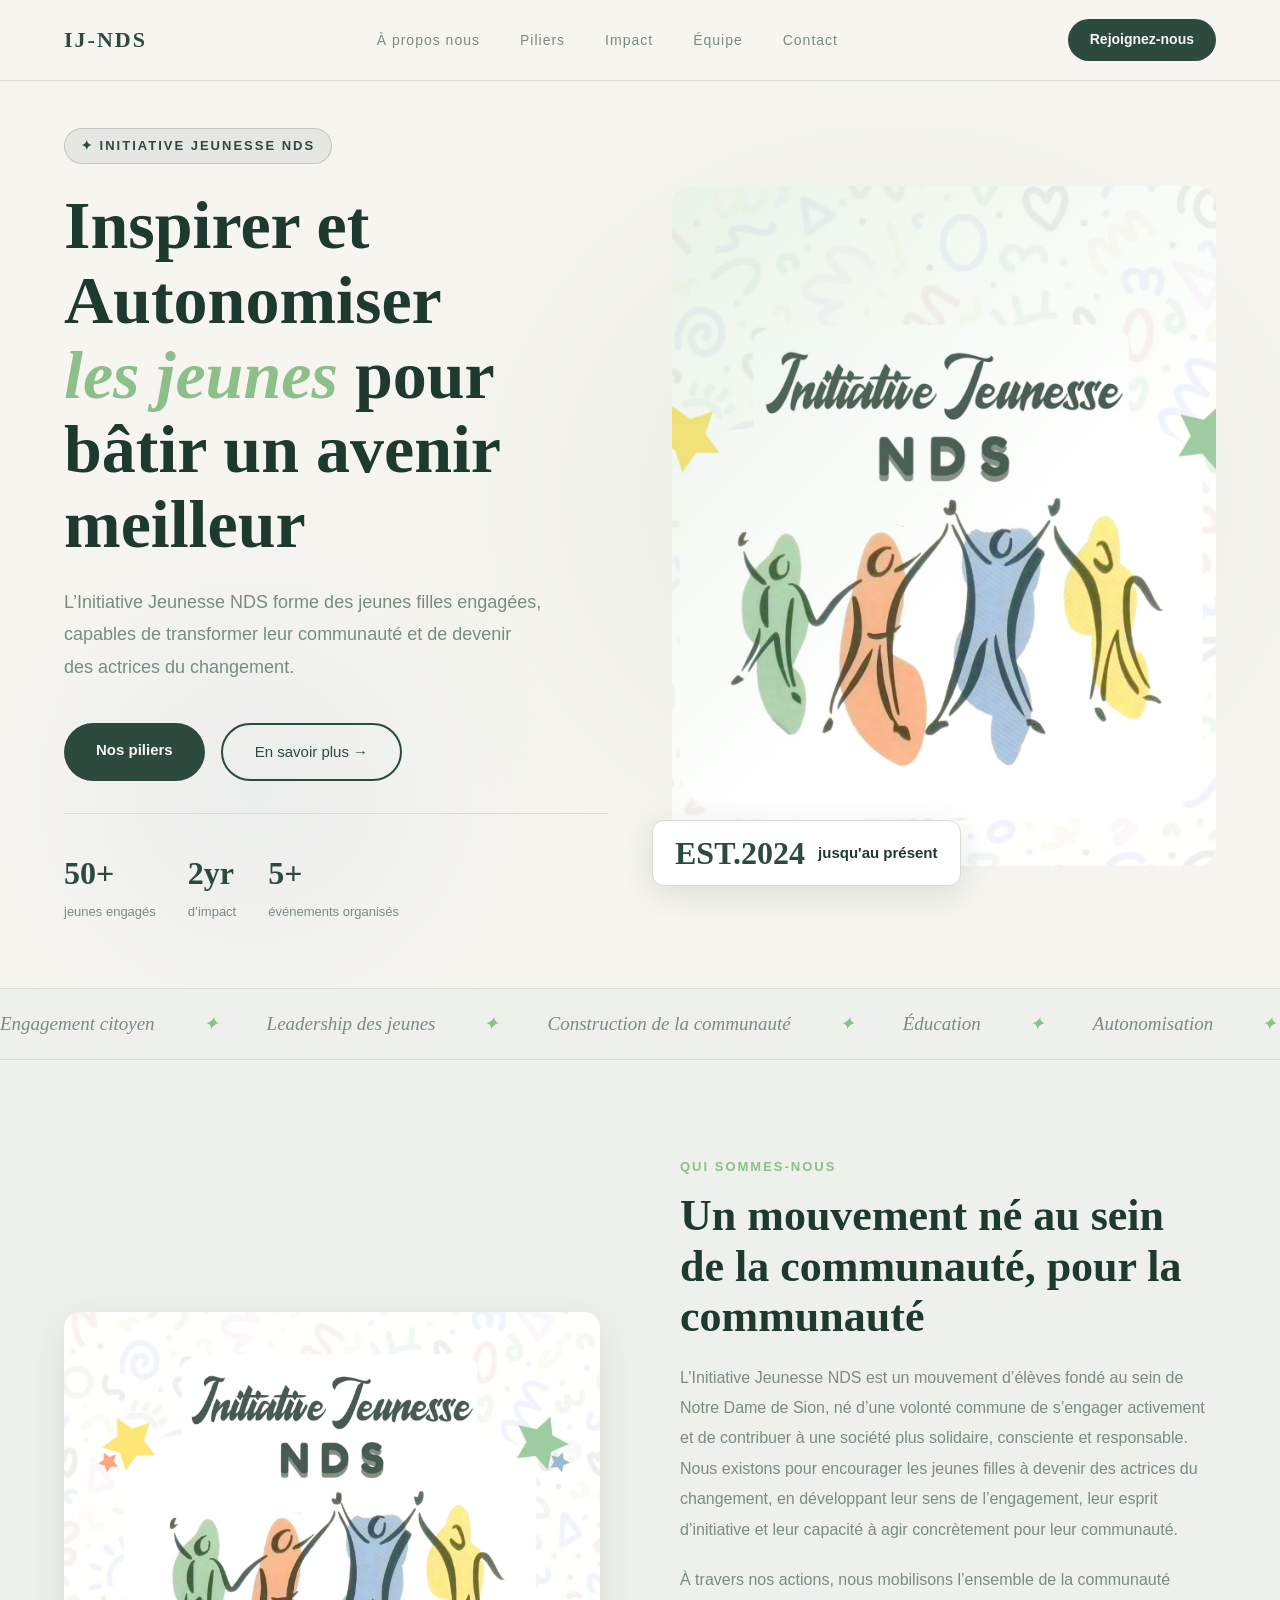
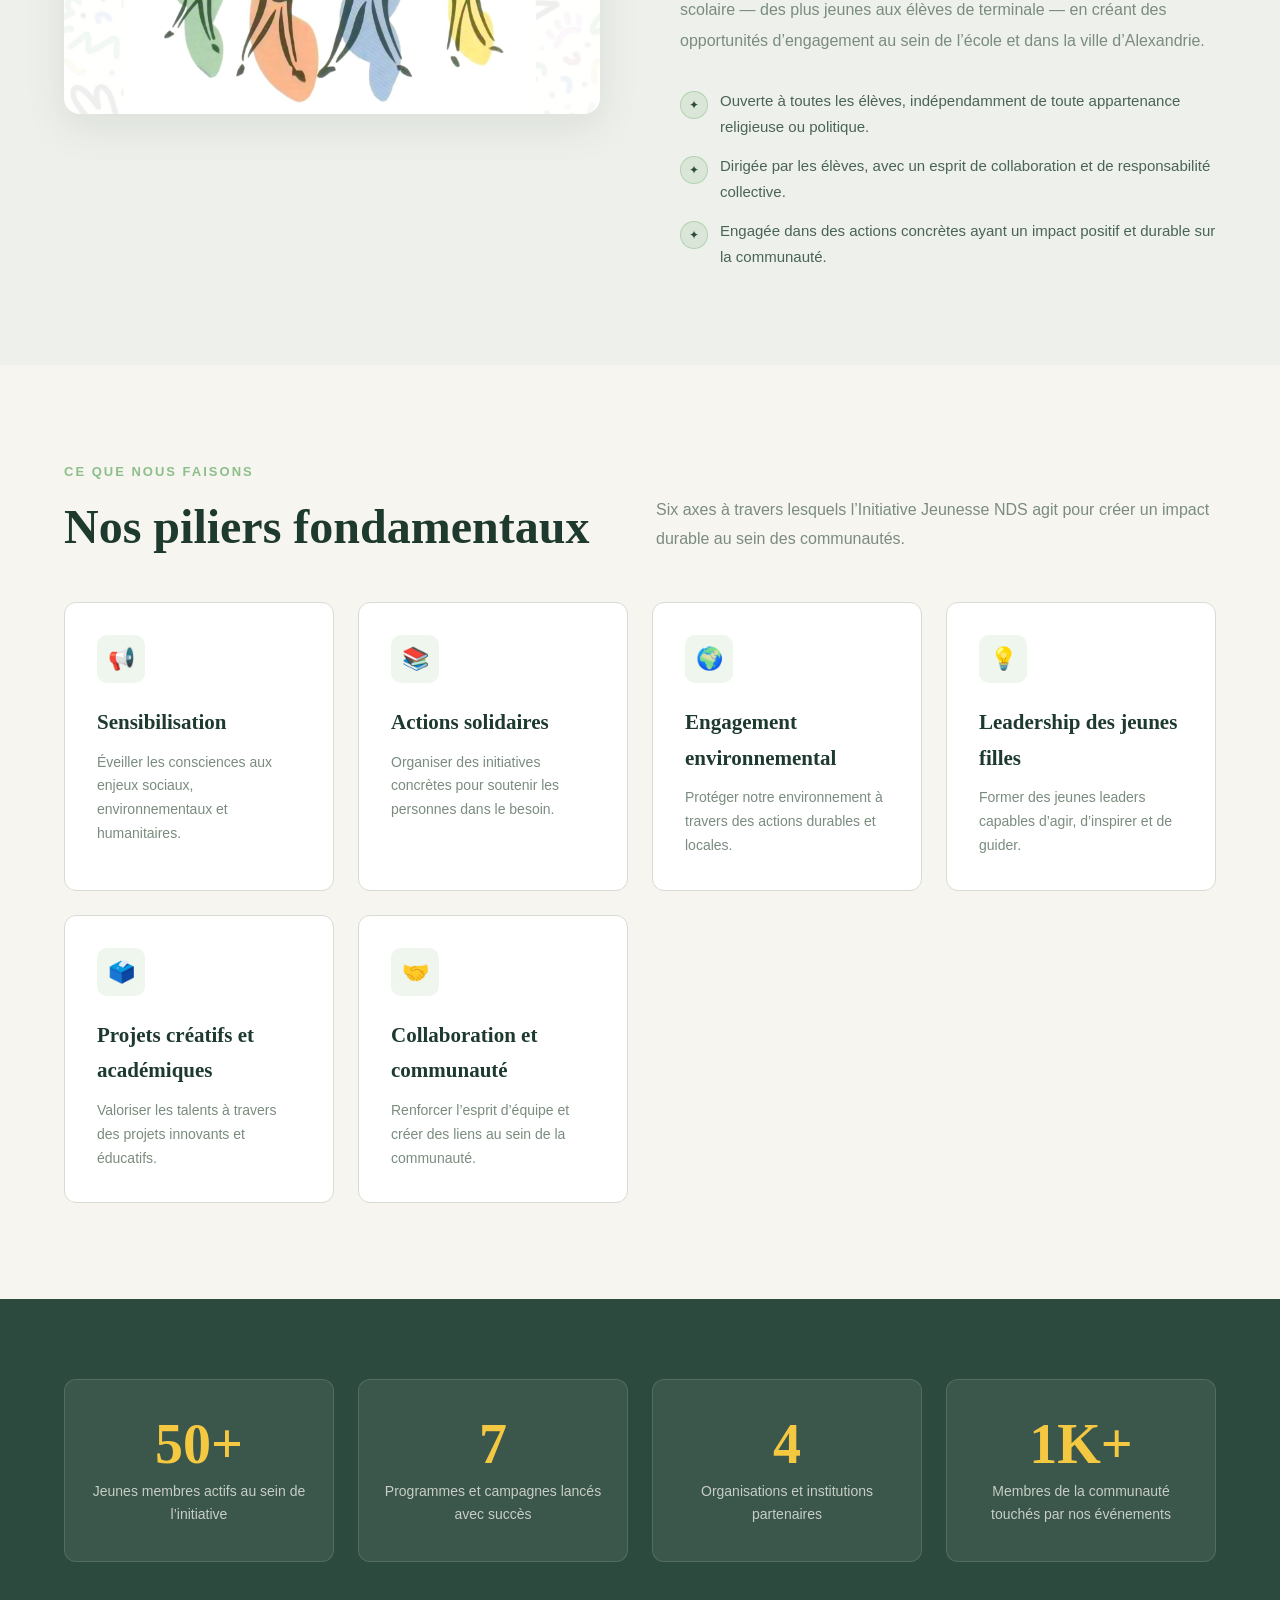
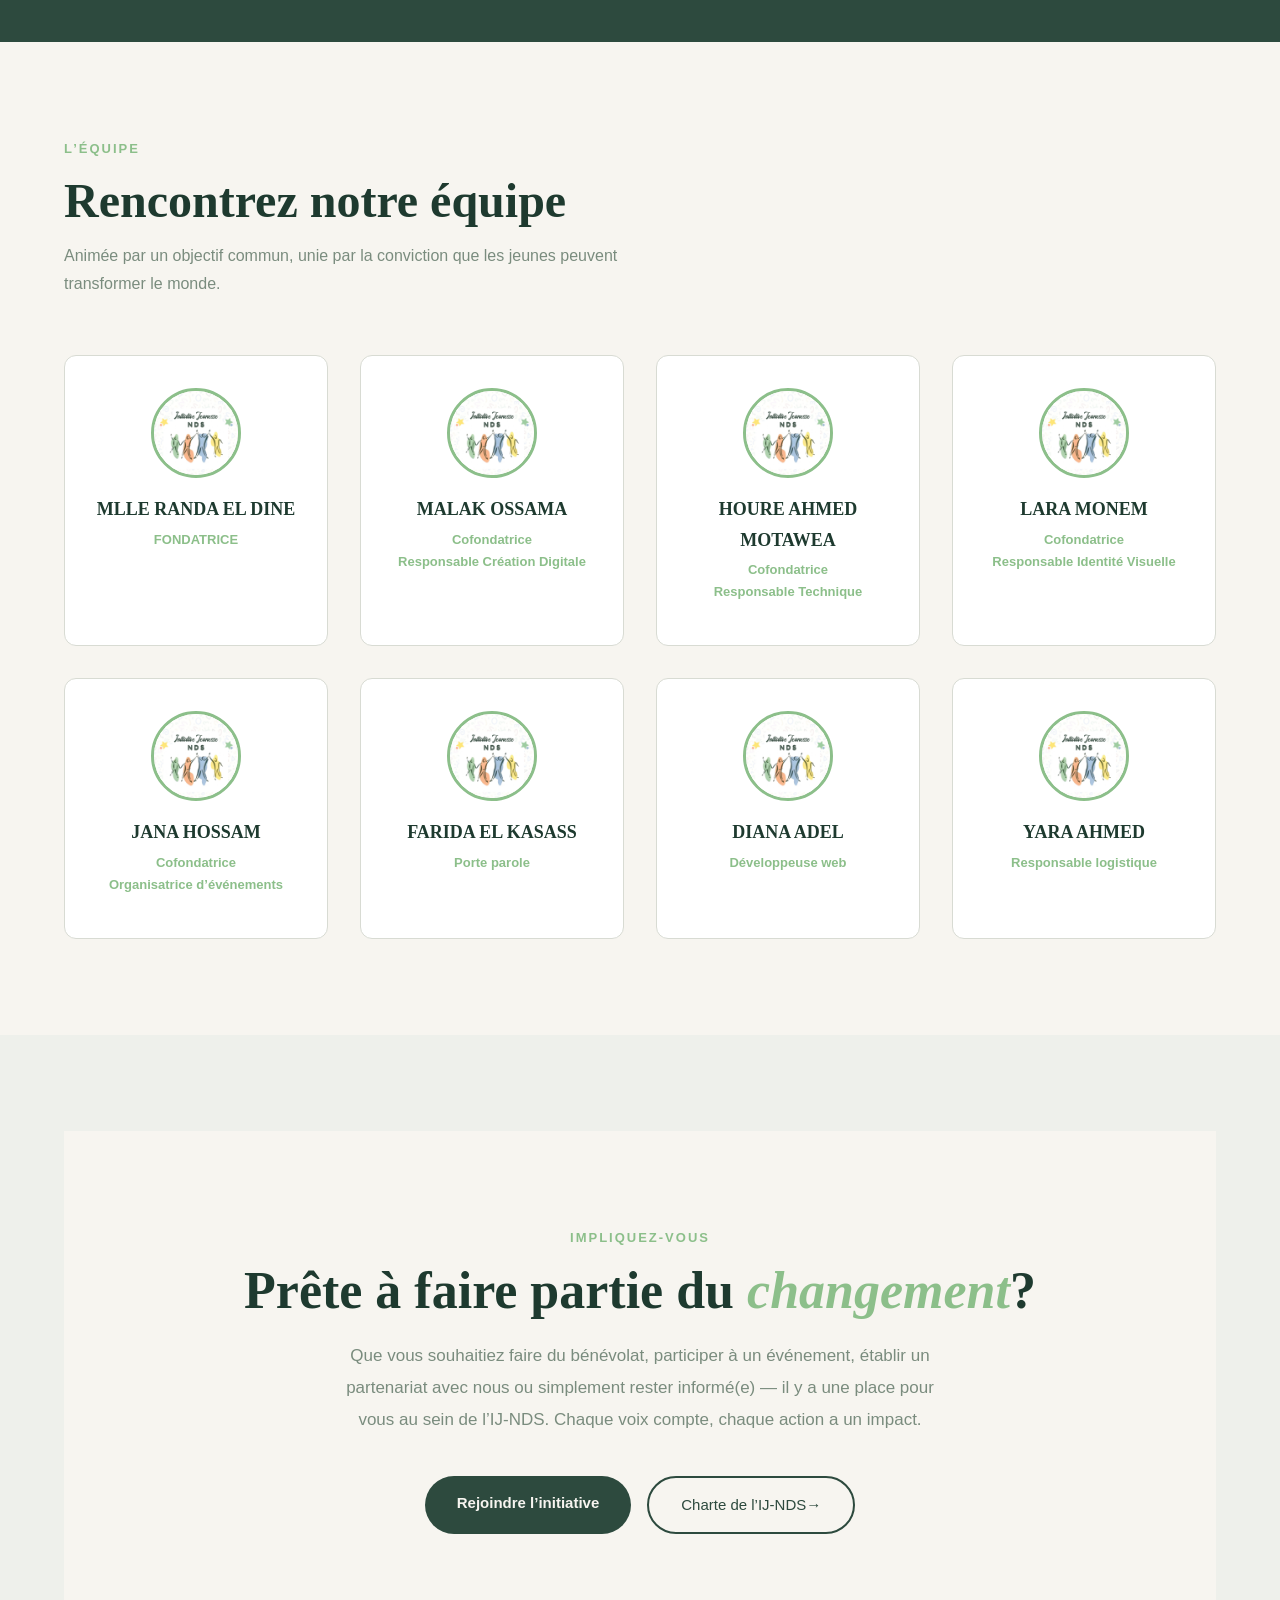
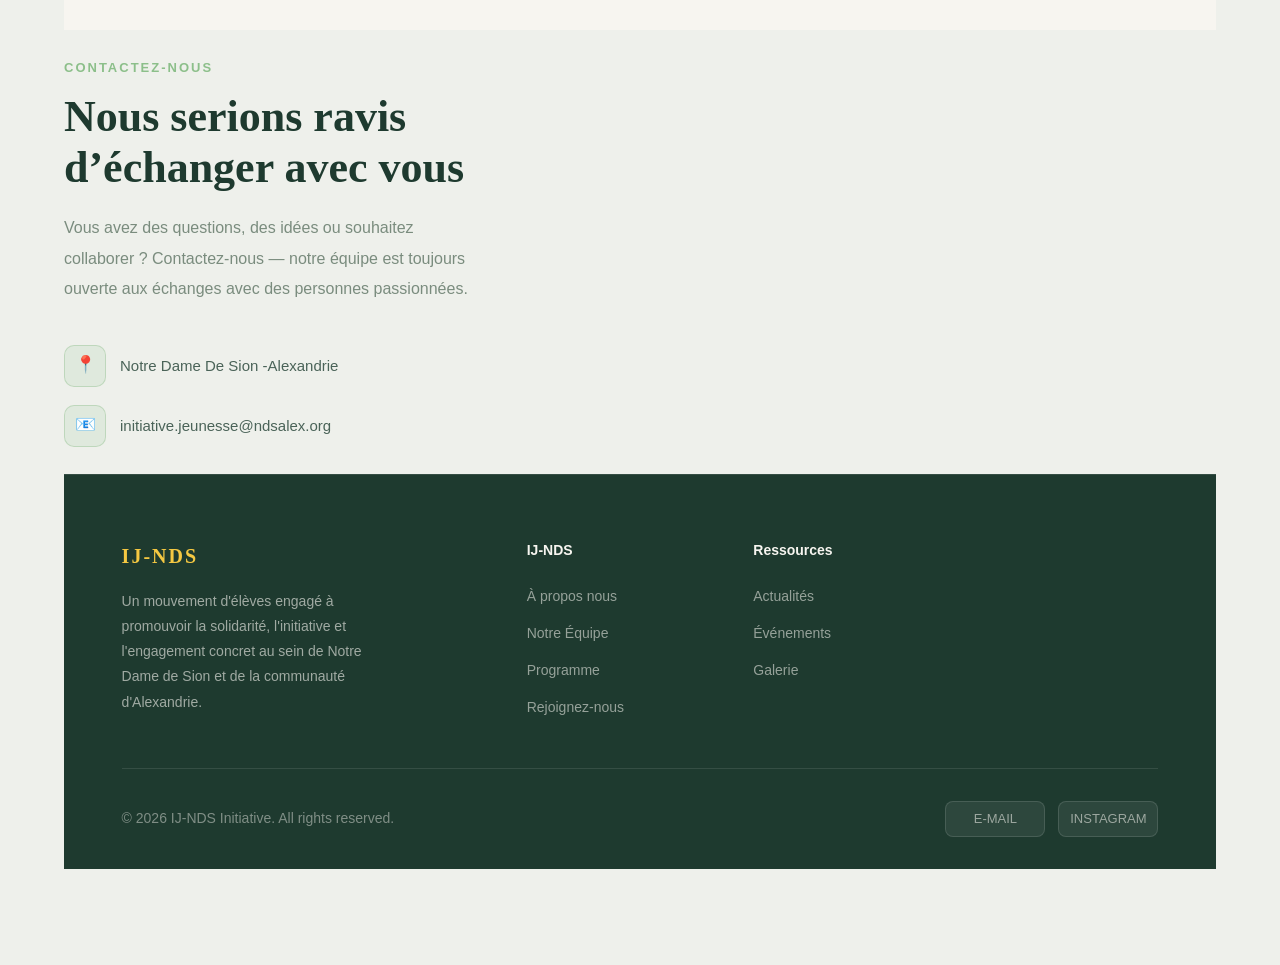
<file: index.html>
<!DOCTYPE html>
<html lang="fr">
<head>
    <meta charset="UTF-8">
    <meta name="viewport" content="width=device-width, initial-scale=1.0">
    <meta http-equiv="X-UA-Compatible" content="ie=edge">
    <meta name="description" content="r">
    <meta name="keywords" content="">
    <meta name="author" content="Houre Ahmed Motawea">
    <title>IJ-NDS</title>
    <link rel="icon" href="intiative jeunesse NDS PFP.jpeg">
    <link rel="stylesheet" href="style.css">
    <script src="script.js" defer ></script>
</head>
<body>
<nav id="navbar">
  <a href="#" class="nav-logo">IJ-NDS</a>
  <ul class="nav-links">
    <li><a href="#about">À propos nous</a></li>
    <li><a href="#pillars">Piliers</a></li>
    <li><a href="#impact">Impact</a></li>
    <li><a href="#team">Équipe</a></li>
    <li><a href="#contact">Contact</a></li>
  </ul>
  <a href="https://forms.gle/TdqCGZ7cHiKkg6Hk6" class="nav-cta">Rejoignez-nous</a>
  <div class="hamburger" id="hamburger">
    <span></span><span></span><span></span>
  </div>
</nav>
<div class="nav-mobile" id="mobileNav">
  <a href="#about">À propos nous</a>
  <a href="#pillars">Piliers</a>
  <a href="#impact">Impact</a>
  <a href="#team">Équipe</a>
  <a href="#contact">Contact</a>
</div>
<section class="hero">
  <div class="hero-grid">
    <div class="hero-content">
      <div class="hero-tag">✦ Initiative jeunesse NDS</div>
      <h1>Inspirer et Autonomiser <br><em>les jeunes</em> pour bâtir un avenir meilleur</h1>
      <p>L’Initiative Jeunesse NDS forme des jeunes filles engagées, capables de transformer leur communauté et de devenir des actrices du changement.</p>
      <div class="hero-btns">
        <a href="#pillars" class="btn-primary">Nos piliers</a>
        <a href="index2.html" target="_blank" class="btn-outline">En savoir plus →</a>
      </div>
      <div class="hero-stats">
        <div class="stat"><span>50+</span><p>jeunes engagés</p></div>
        <div class="stat"><span>2yr</span><p>d’impact</p></div>
        <div class="stat"><span>5+</span><p>événements organisés</p></div>
      </div>
    </div>
        <div class="hero-visual">
      <div class="hero-img-wrap">
        <img src="intiative jeunesse NDS PFP.jpeg" alt="Youth community" />
      </div>
      <div class="hero-badge">
        <div class="num">EST.2024</div>
        <div class="label"><strong>jusqu'au présent</strong></div>
      </div>
    </div>
  </div>
</section>
<div class="marquee-wrap">
  <div class="marquee-track">
    <span>Engagement citoyen</span><span class="dot">✦</span>
    <span>Leadership des jeunes</span><span class="dot">✦</span>
    <span>Construction de la communauté</span><span class="dot">✦</span>
    <span>Éducation</span><span class="dot">✦</span>
    <span>Autonomisation</span><span class="dot">✦</span>
    <span>Impact social</span><span class="dot">✦</span>
    <span>Bénévolat</span><span class="dot">✦</span>
    <span>Innovation</span><span class="dot">✦</span>

    <span>Engagement citoyen</span><span class="dot">✦</span>
    <span>Leadership des jeunes</span><span class="dot">✦</span>
    <span>Construction de la communauté</span><span class="dot">✦</span>
    <span>Éducation</span><span class="dot">✦</span>
    <span>Autonomisation</span><span class="dot">✦</span>
    <span>Impact social</span><span class="dot">✦</span>
    <span>Bénévolat</span><span class="dot">✦</span>
    <span>Innovation</span><span class="dot">✦</span>
  </div>
</div>

<!-- ── ABOUT ── -->
<div class="about-section" id="about">
  <div class="about-inner">
    <div class="about-img reveal">
      <img src="intiative jeunesse NDS PFP.jpeg" alt="About IJ-NDS" />
    </div>
    <div class="about-text reveal">
      <div class="section-label">Qui sommes-nous</div>
      <h2>Un mouvement né au sein de la communauté, pour la communauté</h2>
      <p>L’Initiative Jeunesse NDS est un mouvement d’élèves fondé au sein de Notre Dame de Sion, né d’une volonté commune de s’engager activement et de contribuer à une société plus solidaire, consciente et responsable.
       Nous existons pour encourager les jeunes filles à devenir des actrices du changement, en développant leur sens de l’engagement, leur esprit d’initiative et leur capacité à agir concrètement pour leur communauté.</p>
      <p>À travers nos actions, nous mobilisons l’ensemble de la communauté scolaire — des plus jeunes aux élèves de terminale — en créant des opportunités d’engagement au sein de l’école et dans la ville d’Alexandrie.</p>
      <div class="about-highlights">
        <div class="about-point">
          <div class="dot-icon">✦</div>
          <p>Ouverte à toutes les élèves, indépendamment de toute appartenance religieuse ou politique.</p>
        </div>
        <div class="about-point">
          <div class="dot-icon">✦</div>
          <p>Dirigée par les élèves, avec un esprit de collaboration et de responsabilité collective.</p>
        </div>
        <div class="about-point">
          <div class="dot-icon">✦</div>
          <p>Engagée dans des actions concrètes ayant un impact positif et durable sur la communauté.</p>
        </div>
      </div>
    </div>
  </div>
</div>
<!-- ── PILLARS ── -->
<section id="pillars">
  <div class="section-label">Ce que nous faisons</div>
  <div style="display:flex;justify-content:space-between;align-items:flex-end;flex-wrap:wrap;gap:16px;margin-bottom:48px;">
    <h2 class="section-title" style="margin-bottom:0;">Nos piliers fondamentaux</h2>
    <p class="section-sub" style="margin-bottom:0;">Six axes à travers lesquels l’Initiative Jeunesse NDS agit pour créer un impact durable au sein des communautés.</p>
  </div>
  <div class="pillars-grid reveal">
    <div class="pillar-card">
      <div class="pillar-icon">📢</div>
      <h3>Sensibilisation</h3>
      <p>Éveiller les consciences aux enjeux sociaux, environnementaux et humanitaires.</p>
    </div>
    <div class="pillar-card">
      <div class="pillar-icon">📚</div>
      <h3>Actions solidaires</h3>
      <p>Organiser des initiatives concrètes pour soutenir les personnes dans le besoin.</p>
    </div>
    <div class="pillar-card">
      <div class="pillar-icon">🌍</div>
      <h3>Engagement environnemental</h3>
      <p>Protéger notre environnement à travers des actions durables et locales.</p>
    </div>
    <div class="pillar-card">
      <div class="pillar-icon">💡</div>
      <h3>Leadership des jeunes filles</h3>
      <p>Former des jeunes leaders capables d’agir, d’inspirer et de guider.</p>
    </div>
    <div class="pillar-card">
      <div class="pillar-icon">🗳️</div>
      <h3>Projets créatifs et académiques</h3>
      <p>Valoriser les talents à travers des projets innovants et éducatifs.</p>
    </div>
    <div class="pillar-card">
      <div class="pillar-icon">🤝</div>
      <h3>Collaboration et communauté</h3>
      <p>Renforcer l’esprit d’équipe et créer des liens au sein de la communauté.</p>
    </div>
  </div>
</section>

<!-- ── IMPACT NUMBERS ── -->
<div class="impact-section" id="impact">
  <div class="impact-inner reveal">
    <div class="impact-card">
      <div class="big-num">50+</div>
      <p>Jeunes membres actifs au sein de l’initiative</p>
    </div>
    <div class="impact-card">
      <div class="big-num">7</div>
      <p>Programmes et campagnes lancés avec succès</p>
    </div>
    <div class="impact-card">
      <div class="big-num">4</div>
      <p>Organisations et institutions partenaires</p>
    </div>
    <div class="impact-card">
      <div class="big-num">1K+</div>
      <p>Membres de la communauté touchés par nos événements</p>
    </div>
  </div>
</div>

<!-- ── TEAM ── -->
<section id="team">
  <div class="section-label">L’équipe</div>
  <h2 class="section-title" style="margin-bottom:13px;">Rencontrez notre équipe</h2>
  <p class="section-sub">Animée par un objectif commun, unie par la conviction que les jeunes peuvent transformer le monde.</p>
  <div class="team-grid reveal">
    <div class="team-card">
      <div class="avatar"><img src="intiative jeunesse NDS PFP.jpeg" alt=""/></div>
      <h4>MLLE RANDA EL DINE</h4>
      <span class="role">FONDATRICE</span>
    </div>
    <div class="team-card">
      <div class="avatar"><img src="intiative jeunesse NDS PFP.jpeg" alt=""/></div>
      <h4>MALAK OSSAMA</h4>
      <span class="role">Cofondatrice<br>Responsable Création Digitale</span>
    </div>
    <div class="team-card">
      <div class="avatar"><img src="intiative jeunesse NDS PFP.jpeg" alt=""/></div>
      <h4>HOURE AHMED MOTAWEA</h4>
      <span class="role">Cofondatrice<br>Responsable Technique</span>
    </div>
    <div class="team-card">
      <div class="avatar"><img src="intiative jeunesse NDS PFP.jpeg" alt=""/></div>
      <h4>LARA MONEM</h4>
      <span class="role">Cofondatrice<br>Responsable Identité Visuelle</span>
    </div>
    <div class="team-card">
      <div class="avatar"><img src="intiative jeunesse NDS PFP.jpeg" alt=""/></div>
      <h4>JANA HOSSAM</h4>
      <span class="role">Cofondatrice<br>Organisatrice d’événements</span>
    </div>
    <div class="team-card">
      <div class="avatar"><img src="intiative jeunesse NDS PFP.jpeg" alt=""/></div>
      <h4>FARIDA EL KASASS</h4>
      <span class="role">Porte parole </span>
    </div>
    <div class="team-card">
      <div class="avatar"><img src="intiative jeunesse NDS PFP.jpeg" alt=""/></div>
      <h4>DIANA ADEL</h4>
      <span class="role">Développeuse web</span>
    </div>
    <div class="team-card">
      <div class="avatar"><img src="intiative jeunesse NDS PFP.jpeg" alt=""/></div>
      <h4>YARA AHMED</h4>
      <span class="role">Responsable logistique</span>
    </div>
  </div>
</div>
</section>

<!-- ── CONTACT ── --> <!-- ── JOIN CTA ── -->
<div class="contact-section" id="contact">
  <div class="join-section" id="join">
    <div class="join-inner reveal">
      <div class="section-label">Impliquez-vous</div>
      <h2>Prête à faire partie du <em>changement</em>?</h2>
      <p>Que vous souhaitiez faire du bénévolat, participer à un événement, établir un partenariat avec nous ou simplement rester informé(e) — il y a une place pour vous au sein de l’IJ-NDS. Chaque voix compte, chaque action a un impact.</p>
      <div class="join-btns">
        <a href="https://forms.gle/TdqCGZ7cHiKkg6Hk6" target ="_blank" class="btn-primary">Rejoindre l’initiative</a>
        <a href="Charte Initiative Jeunesse NDS - Notre Dame de Sion.pdf" target ="_blank" class="btn-outline">Charte de l’IJ-NDS→</a>
      </div>
    </div>
  </div>
  <br>

  <div class="contact-inner">
    <div class="contact-info reveal">
      <div class="section-label">Contactez-nous</div>
      <h2>Nous serions ravis d’échanger avec vous</h2>
      <p>Vous avez des questions, des idées ou souhaitez collaborer ? Contactez-nous — notre équipe est toujours ouverte aux échanges avec des personnes passionnées.</p>
      <div class="contact-details">
        <div class="contact-item"><div class="icon">📍</div>Notre Dame De Sion -Alexandrie </div>
        <div class="contact-item"><div class="icon">📧</div>initiative.jeunesse@ndsalex.org</div>
    </div> 
    </div>
    </div>
  <br> 
<footer>
  <div class="footer-inner">
    <div class="footer-grid">
      <div class="footer-brand">
        <a href="#" class="nav-logo">IJ-NDS</a>
        <p>Un mouvement d'élèves engagé à promouvoir la solidarité, l'initiative et l'engagement concret au sein de Notre Dame de Sion et de la communauté d'Alexandrie.</p>
      </div>
      <div class="footer-col">
        <h5>IJ-NDS</h5>
        <ul>
          <li><a href="#about">À propos nous</a></li>
          <li><a href="#team">Notre Équipe</a></li>
          <li><a href="#pillars">Programme</a></li>
          <li><a href="#contact">Rejoignez-nous</a></li>
        </ul>
      </div>
      <div class="footer-col">
        <h5>Ressources</h5>
        <ul>
          <li><a href="index2.html" target="_blank">Actualités</a></li>
          <li><a href="index2.html" target="_blank">Événements</a></li>
          <li><a href="index2.html"target="_blank">Galerie</a></li>
        </ul>
      </div>
        
      </div> 
      <div class="footer-bottom">
        <p>© 2026 IJ-NDS Initiative. All rights reserved.</p>
        <div class="footer-social">
          <a href="mailto:initiative.jeunesse@ndsalex.org" target ="_blank">E-MAIL</a>
          <a href="https://www.instagram.com/initiative.jeunesse.nds?igsh=MXE1NGcwMHpoZjU5Mw==" target ="_blank">INSTAGRAM</a>
      </div>
    </div>
  </div>
</footer> 
</body>
</html>
</file>
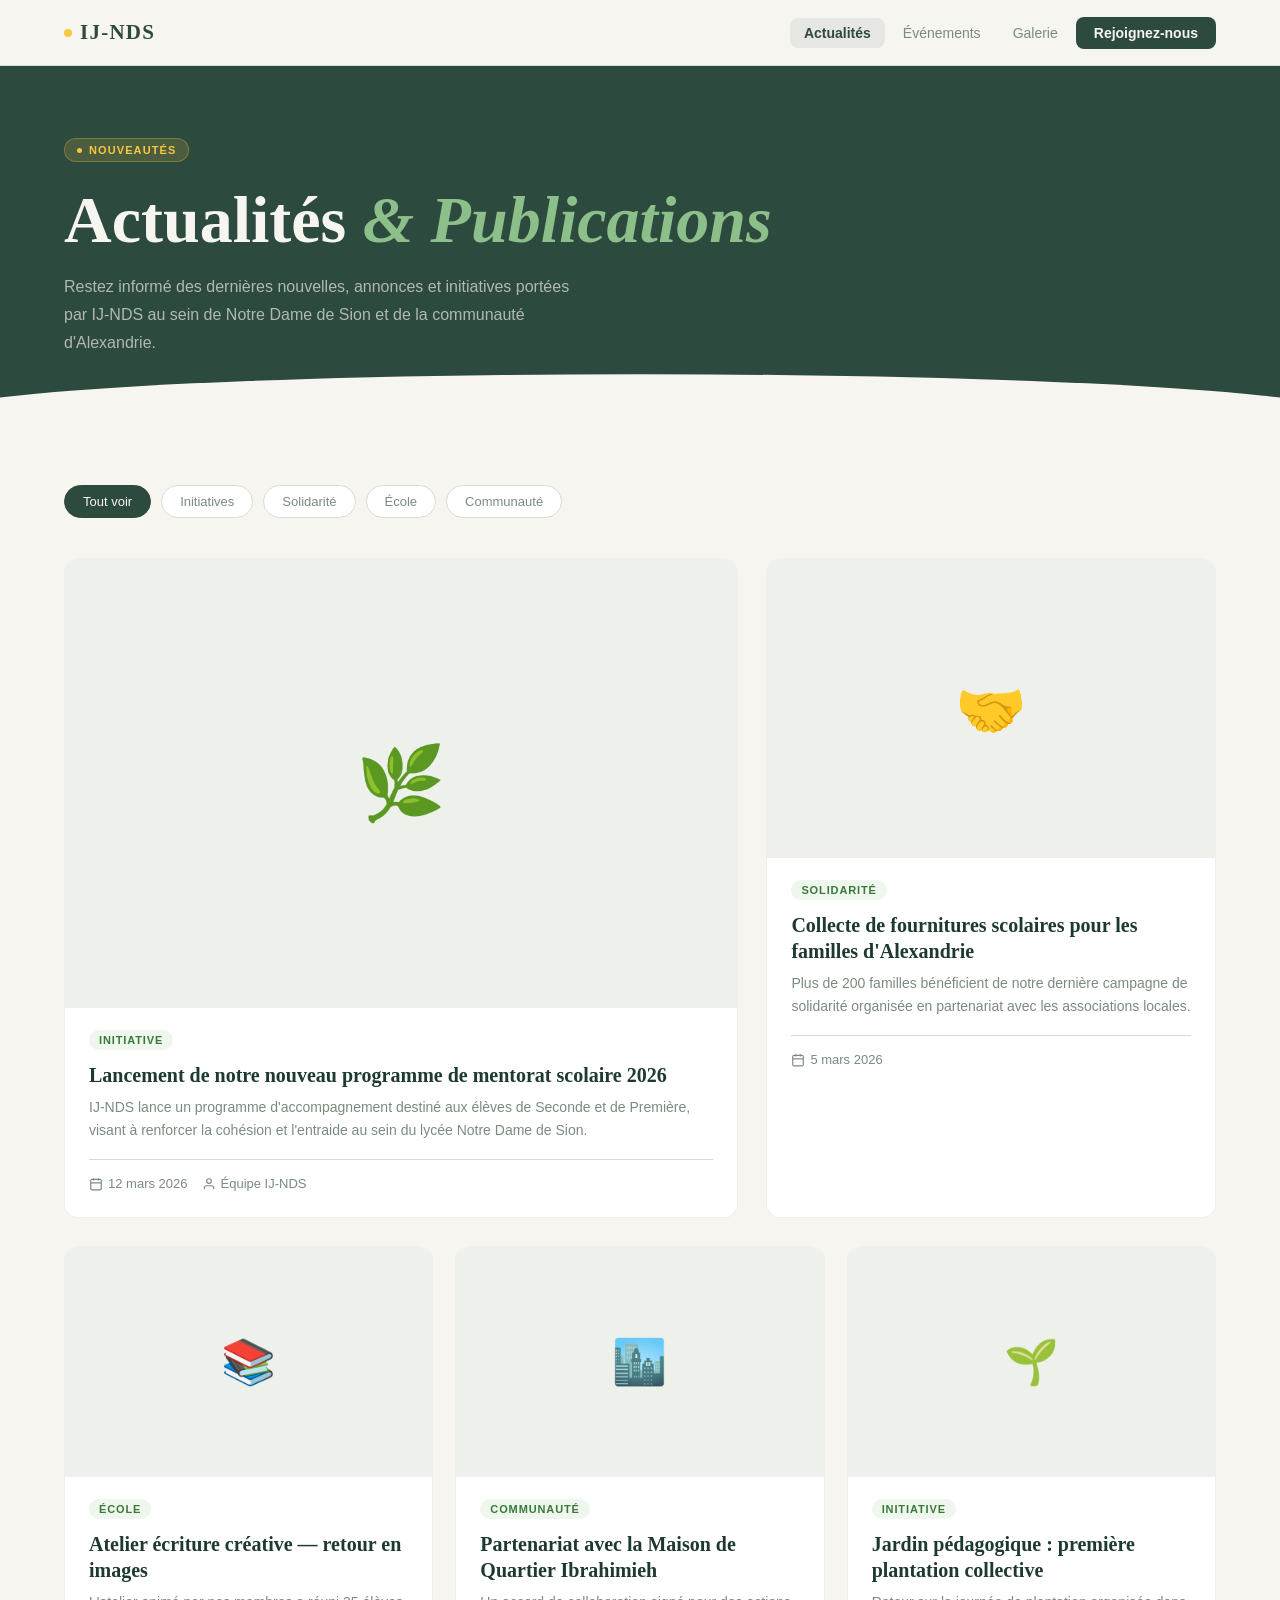
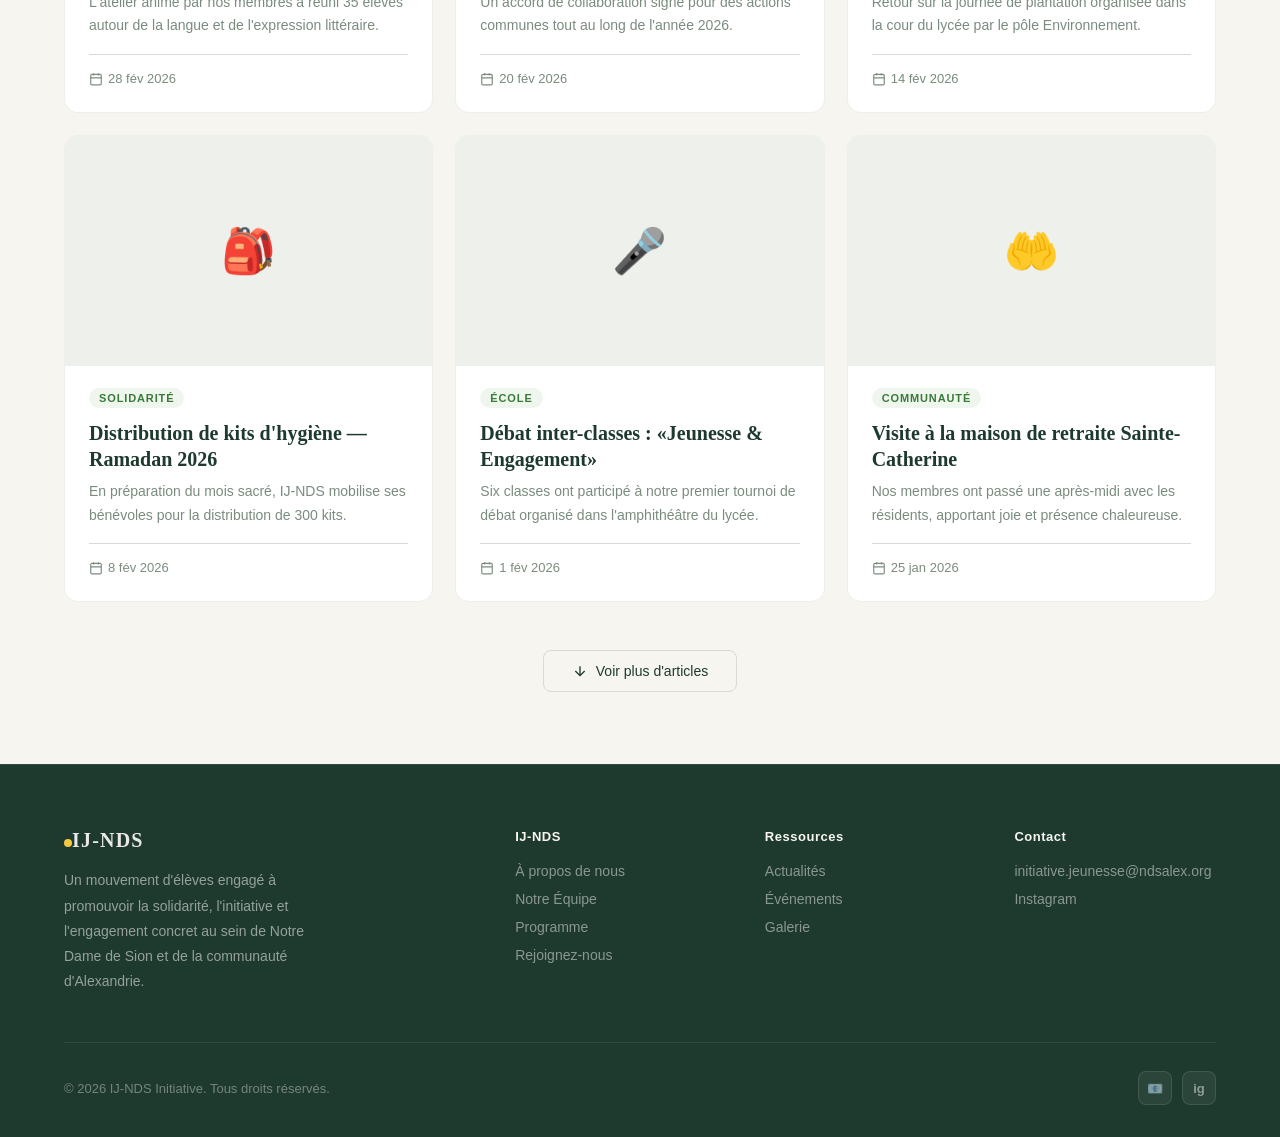
<file: index2.html>
<!doctype html>
<html lang="fr">
  <head>
    <meta charset="UTF-8" />
    <meta name="viewport" content="width=device-width, initial-scale=1.0" />
    <meta http-equiv="X-UA-Compatible" content="ie=edge" />
    <meta name="description" content="r" />
    <meta name="keywords" content="" />
    <meta name="author" content="Houre Ahmed Motawea" />
    <title>IJ-NDS Actualités</title>
    <link rel="icon" href="intiative jeunesse NDS PFP.jpeg" />
    <link rel="stylesheet" href="style2.css" />
    <script src="script2.js" defer></script>
  </head>
  <body>
    <nav id="main-nav">
      <a
        href="#"
        class="nav-logo"
        onclick="
          showPage('events');
          return false;
        "
        >IJ-NDS</a
      >
      <ul class="nav-links">
        <li>
          <a
            href="#"
            id="nav-news"
            onclick="
              showPage('news');
              return false;
            "
            class="active"
            >Actualités</a
          >
        </li>
        <li>
          <a
            href="#"
            id="nav-events"
            onclick="
              showPage('events');
              return false;
            "
            >Événements</a
          >
        </li>
        <li>
          <a
            href="#"
            id="nav-gallery"
            onclick="
              showPage('gallery');
              return false;">
              Galerie</a>
        </li>
        <li>
          <a href="https://forms.gle/TdqCGZ7cHiKkg6Hk6" class="nav-cta">
            Rejoignez-nous</a>
        </li>
      </ul>
    </nav>
    <div class="page active" id="page-news">
      <div class="page-hero">
        <div class="page-hero-inner">
          <div class="pill"><span></span>Nouveautés</div>
          <h1>Actualités <em>&amp; Publications</em></h1>
          <p>
            Restez informé des dernières nouvelles, annonces et initiatives
            portées par IJ-NDS au sein de Notre Dame de Sion et de la communauté
            d'Alexandrie.
          </p>
        </div>
      </div>
      <div class="section">
        <div class="inner">
          <div class="filter-bar fade-up d1">
            <button
              class="filter-pill active"
              onclick="filterNews(this, 'all')"
            >
              Tout voir
            </button>
            <button
              class="filter-pill"
              onclick="filterNews(this, 'initiative')"
            >
              Initiatives
            </button>
            <button
              class="filter-pill"
              onclick="filterNews(this, 'solidarity')"
            >
              Solidarité
            </button>
            <button class="filter-pill" onclick="filterNews(this, 'school')">
              École
            </button>
            <button class="filter-pill" onclick="filterNews(this, 'community')">
              Communauté
            </button>
          </div>
          <div class="news-featured-grid" id="news-featured">
            <div class="card fade-up d2" data-cat="initiative">
              <div class="card-thumb" style="font-size: 72px">🌿</div>
              <div class="card-body">
                <span class="card-tag tag-news">Initiative</span>
                <h3>
                  Lancement de notre nouveau programme de mentorat scolaire 2026
                </h3>
                <p>
                  IJ-NDS lance un programme d'accompagnement destiné aux élèves
                  de Seconde et de Première, visant à renforcer la cohésion et
                  l'entraide au sein du lycée Notre Dame de Sion.
                </p>
                <div class="card-meta">
                  <span>
                    <svg
                      viewBox="0 0 24 24"
                      fill="none"
                      stroke="currentColor"
                      stroke-width="2"
                    >
                      <rect x="3" y="4" width="18" height="18" rx="2" />
                      <line x1="16" y1="2" x2="16" y2="6" />
                      <line x1="8" y1="2" x2="8" y2="6" />
                      <line x1="3" y1="10" x2="21" y2="10" />
                    </svg>
                    12 mars 2026
                  </span>
                  <span>
                    <svg
                      viewBox="0 0 24 24"
                      fill="none"
                      stroke="currentColor"
                      stroke-width="2"
                    >
                      <path d="M20 21v-2a4 4 0 0 0-4-4H8a4 4 0 0 0-4 4v2" />
                      <circle cx="12" cy="7" r="4" />
                    </svg>
                    Équipe IJ-NDS
                  </span>
                </div>
              </div>
            </div>
            <div class="card fade-up d3" data-cat="solidarity">
              <div class="card-thumb" style="font-size: 56px">🤝</div>
              <div class="card-body">
                <span class="card-tag tag-news">Solidarité</span>
                <h3>
                  Collecte de fournitures scolaires pour les familles
                  d'Alexandrie
                </h3>
                <p>
                  Plus de 200 familles bénéficient de notre dernière campagne de
                  solidarité organisée en partenariat avec les associations
                  locales.
                </p>
                <div class="card-meta">
                  <span>
                    <svg
                      viewBox="0 0 24 24"
                      fill="none"
                      stroke="currentColor"
                      stroke-width="2"
                    >
                      <rect x="3" y="4" width="18" height="18" rx="2" />
                      <line x1="16" y1="2" x2="16" y2="6" />
                      <line x1="8" y1="2" x2="8" y2="6" />
                      <line x1="3" y1="10" x2="21" y2="10" />
                    </svg>
                    5 mars 2026
                  </span>
                </div>
              </div>
            </div>
          </div>
          <div class="news-secondary-grid" id="news-grid">
            <div class="card fade-up d2" data-cat="school">
              <div
                class="card-thumb"
                style="min-height: 160px; font-size: 44px"
              >
                📚
              </div>
              <div class="card-body">
                <span class="card-tag tag-news">École</span>
                <h3>Atelier écriture créative — retour en images</h3>
                <p>
                  L'atelier animé par nos membres a réuni 35 élèves autour de la
                  langue et de l'expression littéraire.
                </p>
                <div class="card-meta">
                  <span
                    ><svg
                      viewBox="0 0 24 24"
                      fill="none"
                      stroke="currentColor"
                      stroke-width="2"
                    >
                      <rect x="3" y="4" width="18" height="18" rx="2" />
                      <line x1="16" y1="2" x2="16" y2="6" />
                      <line x1="8" y1="2" x2="8" y2="6" />
                      <line x1="3" y1="10" x2="21" y2="10" /></svg
                    >28 fév 2026</span
                  >
                </div>
              </div>
            </div>
            <div class="card fade-up d3" data-cat="community">
              <div
                class="card-thumb"
                style="min-height: 160px; font-size: 44px"
              >
                🏙️
              </div>
              <div class="card-body">
                <span class="card-tag tag-news">Communauté</span>
                <h3>Partenariat avec la Maison de Quartier Ibrahimieh</h3>
                <p>
                  Un accord de collaboration signé pour des actions communes
                  tout au long de l'année 2026.
                </p>
                <div class="card-meta">
                  <span
                    ><svg
                      viewBox="0 0 24 24"
                      fill="none"
                      stroke="currentColor"
                      stroke-width="2"
                    >
                      <rect x="3" y="4" width="18" height="18" rx="2" />
                      <line x1="16" y1="2" x2="16" y2="6" />
                      <line x1="8" y1="2" x2="8" y2="6" />
                      <line x1="3" y1="10" x2="21" y2="10" /></svg
                    >20 fév 2026</span
                  >
                </div>
              </div>
            </div>
            <div class="card fade-up d4" data-cat="initiative">
              <div
                class="card-thumb"
                style="min-height: 160px; font-size: 44px"
              >
                🌱
              </div>
              <div class="card-body">
                <span class="card-tag tag-news">Initiative</span>
                <h3>Jardin pédagogique : première plantation collective</h3>
                <p>
                  Retour sur la journée de plantation organisée dans la cour du
                  lycée par le pôle Environnement.
                </p>
                <div class="card-meta">
                  <span
                    ><svg
                      viewBox="0 0 24 24"
                      fill="none"
                      stroke="currentColor"
                      stroke-width="2"
                    >
                      <rect x="3" y="4" width="18" height="18" rx="2" />
                      <line x1="16" y1="2" x2="16" y2="6" />
                      <line x1="8" y1="2" x2="8" y2="6" />
                      <line x1="3" y1="10" x2="21" y2="10" /></svg
                    >14 fév 2026</span
                  >
                </div>
              </div>
            </div>
            <div class="card fade-up d2" data-cat="solidarity">
              <div
                class="card-thumb"
                style="min-height: 160px; font-size: 44px"
              >
                🎒
              </div>
              <div class="card-body">
                <span class="card-tag tag-news">Solidarité</span>
                <h3>Distribution de kits d'hygiène — Ramadan 2026</h3>
                <p>
                  En préparation du mois sacré, IJ-NDS mobilise ses bénévoles
                  pour la distribution de 300 kits.
                </p>
                <div class="card-meta">
                  <span
                    ><svg
                      viewBox="0 0 24 24"
                      fill="none"
                      stroke="currentColor"
                      stroke-width="2"
                    >
                      <rect x="3" y="4" width="18" height="18" rx="2" />
                      <line x1="16" y1="2" x2="16" y2="6" />
                      <line x1="8" y1="2" x2="8" y2="6" />
                      <line x1="3" y1="10" x2="21" y2="10" /></svg
                    >8 fév 2026</span
                  >
                </div>
              </div>
            </div>
            <div class="card fade-up d3" data-cat="school">
              <div
                class="card-thumb"
                style="min-height: 160px; font-size: 44px"
              >
                🎤
              </div>
              <div class="card-body">
                <span class="card-tag tag-news">École</span>
                <h3>Débat inter-classes : «Jeunesse &amp; Engagement»</h3>
                <p>
                  Six classes ont participé à notre premier tournoi de débat
                  organisé dans l'amphithéâtre du lycée.
                </p>
                <div class="card-meta">
                  <span
                    ><svg
                      viewBox="0 0 24 24"
                      fill="none"
                      stroke="currentColor"
                      stroke-width="2"
                    >
                      <rect x="3" y="4" width="18" height="18" rx="2" />
                      <line x1="16" y1="2" x2="16" y2="6" />
                      <line x1="8" y1="2" x2="8" y2="6" />
                      <line x1="3" y1="10" x2="21" y2="10" /></svg
                    >1 fév 2026</span
                  >
                </div>
              </div>
            </div>
            <div class="card fade-up d4" data-cat="community">
              <div
                class="card-thumb"
                style="min-height: 160px; font-size: 44px"
              >
                🤲
              </div>
              <div class="card-body">
                <span class="card-tag tag-news">Communauté</span>
                <h3>Visite à la maison de retraite Sainte-Catherine</h3>
                <p>
                  Nos membres ont passé une après-midi avec les résidents,
                  apportant joie et présence chaleureuse.
                </p>
                <div class="card-meta">
                  <span
                    ><svg
                      viewBox="0 0 24 24"
                      fill="none"
                      stroke="currentColor"
                      stroke-width="2"
                    >
                      <rect x="3" y="4" width="18" height="18" rx="2" />
                      <line x1="16" y1="2" x2="16" y2="6" />
                      <line x1="8" y1="2" x2="8" y2="6" />
                      <line x1="3" y1="10" x2="21" y2="10" /></svg
                    >25 jan 2026</span
                  >
                </div>
              </div>
            </div>
          </div>
          <div class="news-load-more">
            <button class="btn-outline" onclick="loadMoreNews()">
              <svg
                width="16"
                height="16"
                viewBox="0 0 24 24"
                fill="none"
                stroke="currentColor"
                stroke-width="2"
              >
                <path d="M12 5v14M5 12l7 7 7-7" />
              </svg>
              Voir plus d'articles
            </button>
          </div>
        </div>
      </div>
    </div>
    <div class="page" id="page-events">
      <div class="page-hero">
        <div class="page-hero-inner">
          <div class="pill"><span></span>Agenda</div>
          <h1>Nos <em>Événements</em></h1>
          <p>
            Découvrez tous les événements à venir organisés par IJ-NDS —
            ateliers, conférences, journées solidaires et rencontres
            communautaires.
          </p>
        </div>
      </div>
      <div class="section">
        <div class="inner">
          <div class="events-layout">
            <div>
              <div class="section-head">
                <div class="eyebrow">À venir</div>
                <h2>Prochains événements</h2>
                <p>
                  Inscrivez-vous et participez à nos actions tout au long de
                  l'année.
                </p>
                <br /><br />
                <h2>Attendez nos prochains événements....</h2>
                <p>
                  Retrouvez nos actualités et événements en exclusivité sur
                  Instagram!!
                </p>
              </div>
            </div>
          </div>
        </div>
      </div>
    </div>
    <div class="page" id="page-gallery">
      <div class="page-hero">
        <div class="page-hero-inner">
          <div class="pill"><span></span>Photos & Moments</div>
          <h1>Notre <em>Galerie</em></h1>
          <p>Retrouvez les meilleurs souvenirs de nos événements...</p>
        </div>
      </div>
      <div class="section">
        <div class="inner">
          <div class="gallery-tabs fade-up d1">
            <button
              class="gallery-tab active"
              onclick="filterGallery(this, 'all')"
            >
              Tout <span class="count">18</span>
            </button>
          </div>
          <div class="gallery-masonry" id="gallery-masonry"></div>
        </div>
      </div>
    </div>
    <footer>
      <div class="footer-inner">
        <div class="footer-grid">
          <div class="footer-brand">
            <a
              href="#"
              class="nav-logo"
              onclick="
                showPage('news');
                return false;
              "
              >IJ-NDS</a
            >
            <p>
              Un mouvement d'élèves engagé à promouvoir la solidarité,
              l'initiative et l'engagement concret au sein de Notre Dame de Sion
              et de la communauté d'Alexandrie.
            </p>
          </div>
          <div class="footer-col">
            <h5>IJ-NDS</h5>
            <ul>
              <li><a href="index.html" target="_blank">À propos de nous</a></li>
              <li><a href="#index.html" target="_blank">Notre Équipe</a></li>
              <li><a href="#index.html">Programme</a></li>
              <li>
                <a
                  href="#index.html"
                  target="_blank"
                  onclick="
                    showPage('events');
                    return false;
                  "
                  >Rejoignez-nous</a
                >
              </li>
            </ul>
          </div>
          <div class="footer-col">
            <h5>Ressources</h5>
            <ul>
              <li>
                <a
                  href="#"
                  onclick="
                    showPage('news');
                    return false;
                  "
                  >Actualités</a
                >
              </li>
              <li>
                <a
                  href="#"
                  onclick="
                    showPage('events');
                    return false;
                  "
                  >Événements</a
                >
              </li>
              <li>
                <a
                  href="#"
                  onclick="
                    showPage('gallery');
                    return false;
                  "
                  >Galerie</a
                >
              </li>
            </ul>
          </div>
          <div class="footer-col">
            <h5>Contact</h5>
            <ul>
              <li>
                <a href="mailto:initiative.jeunesse@ndsalex.org"
                  >initiative.jeunesse@ndsalex.org</a
                >
              </li>
              <li>
                <a
                  href="https://www.instagram.com/initiative.jeunesse.nds?igsh=MXE1NGcwMHpoZjU5Mw=="
                  >Instagram</a
                >
              </li>
            </ul>
          </div>
        </div>
        <div class="footer-bottom">
          <p>© 2026 IJ-NDS Initiative. Tous droits réservés.</p>
          <div class="footer-social">
            <a href="mailto:initiative.jeunesse@ndsalex.org">📧</a>
            <a
              href="https://www.instagram.com/initiative.jeunesse.nds?igsh=MXE1NGcwMHpoZjU5Mw=="
              >ig</a
            >
          </div>
        </div>
      </div>
    </footer>
    <div class="lightbox" id="lightbox" onclick="closeLightbox(event)">
      <button class="lightbox-close" onclick="closeLightboxBtn()">✕</button>
      <button
        class="lightbox-prev"
        onclick="
          lightboxNav(-1);
          event.stopPropagation();
        "
      >
        ‹
      </button>
      <button
        class="lightbox-next"
        onclick="
          lightboxNav(1);
          event.stopPropagation();
        "
      >
        ›
      </button>
      <div class="lightbox-placeholder" id="lightbox-img"></div>
      <div class="lightbox-caption">
        <h4 id="lightbox-title"></h4>
        <span id="lightbox-date"></span>
      </div>
    </div>
  </body>
</html>
</file>
<file: style.css>
*,
*::before,
*::after {
  box-sizing: border-box;
  margin: 0;
  padding: 0;
}
html {
  scroll-behavior: smooth;
}
body {
  background: #f7f5f0;
  color: #1e3a2f;
  font-family: "DM Sans", sans-serif;
  font-size: 16px;
  line-height: 1.7;
  overflow-x: hidden;
}
nav {
  position: fixed;
  top: 0;
  left: 0;
  right: 0;
  z-index: 1000;
  display: flex;
  align-items: center;
  justify-content: space-between;
  padding: 19px 5%;
  background: rgba(247, 245, 240, 0.92);
  backdrop-filter: blur(16px);
  border-bottom: 1px solid #d8dbd3;
  transition: padding 0.3s;
}
nav.scrolled {
  padding: 13px 5%;
}
.nav-logo {
  font-family: "Playfair Display", Georgia, serif;
  font-size: 22px;
  font-weight: 900;
  color: #2d4a3e;
  letter-spacing: 2px;
  text-decoration: none;
  text-transform: uppercase;
}
.nav-links {
  display: flex;
  gap: 40px;
  list-style: none;
}
.nav-links a {
  color: #7a8c7e;
  text-decoration: none;
  font-size: 14px;
  font-weight: 500;
  letter-spacing: 1px;
  transition: color 0.2s;
}
.nav-links a:hover {
  color: #1e3a2f;
}
.nav-cta {
  background: #2d4a3e;
  color: #f7f5f0;
  padding: 9px 22px;
  border-radius: 50px;
  font-size: 14px;
  font-weight: 600;
  text-decoration: none;
  transition:
    background 0.2s,
    transform 0.15s;
}
.nav-cta:hover {
  background: #1e3a2f;
  transform: translateY(-1px);
}
.hamburger {
  display: none;
  flex-direction: column;
  gap: 5px;
  cursor: pointer;
}
.hamburger span {
  width: 24px;
  height: 2px;
  background: #2d4a3e;
  border-radius: 2px;
  transition: 0.3s;
}
.hero {
  min-height: 100vh;
  display: flex;
  align-items: center;
  padding: 128px 5% 64px;
  position: relative;
  overflow: hidden;
}
.hero::before {
  content: "";
  position: absolute;
  inset: 0;
  background:
    radial-gradient(
      ellipse 60% 70% at 70% 50%,
      rgba(140, 191, 138, 0.12) 0%,
      transparent 70%
    ),
    radial-gradient(
      ellipse 40% 50% at 20% 80%,
      rgba(137, 175, 212, 0.1) 0%,
      transparent 60%
    );
}
.hero-grid {
  display: grid;
  grid-template-columns: 1fr 1fr;
  gap: 64px;
  align-items: center;
  max-width: 1280px;
  margin: 0 auto;
  width: 100%;
  position: relative;
}
.hero-tag {
  display: inline-block;
  background: rgba(45, 74, 62, 0.08);
  border: 1px solid rgba(45, 74, 62, 0.2);
  color: #2d4a3e;
  padding: 6px 16px;
  border-radius: 50px;
  font-size: 13px;
  font-weight: 600;
  letter-spacing: 2px;
  text-transform: uppercase;
  margin-bottom: 24px;
  animation: fadeUp 0.6s ease both;
}
.hero h1 {
  font-family: "Playfair Display", Georgia, serif;
  font-size: 68px;
  line-height: 1.1;
  font-weight: 900;
  margin-bottom: 24px;
  color: #1e3a2f;
  animation: fadeUp 0.7s 0.1s ease both;
}
.hero h1 em {
  font-style: italic;
  color: #8cbf8a;
}
.hero p {
  color: #7a8c7e;
  font-size: 18px;
  max-width: 480px;
  margin-bottom: 40px;
  line-height: 1.8;
  animation: fadeUp 0.7s 0.2s ease both;
}
.hero-btns {
  display: flex;
  gap: 16px;
  flex-wrap: wrap;
  animation: fadeUp 0.7s 0.3s ease both;
}
.btn-primary {
  background: #2d4a3e;
  color: #f7f5f0;
  padding: 14px 32px;
  border-radius: 50px;
  font-weight: 700;
  font-size: 15px;
  text-decoration: none;
  transition: 0.2s;
  display: inline-block;
}
.btn-primary:hover {
  background: #1e3a2f;
  transform: translateY(-2px);
  box-shadow: 0 8px 24px rgba(45, 74, 62, 0.2);
}
.btn-outline {
  border: 2px solid #2d4a3e;
  color: #2d4a3e;
  padding: 14px 32px;
  border-radius: 50px;
  font-weight: 500;
  font-size: 15px;
  text-decoration: none;
  transition: 0.2s;
  display: inline-block;
}
.btn-outline:hover {
  background: #2d4a3e;
  color: #f7f5f0;
}
.hero-visual {
  position: relative;
  animation: fadeUp 0.8s 0.2s ease both;
}
.hero-img-wrap {
  position: relative;
  border-radius: 20px;
  overflow: hidden;
  aspect-ratio: 4/5;
}
.hero-img-wrap img {
  width: 100%;
  height: 100%;
  object-fit: cover;
  display: block;
}
.hero-img-wrap::after {
  content: "";
  position: absolute;
  inset: 0;
  background: linear-gradient(
    135deg,
    rgba(140, 191, 138, 0.18),
    transparent 60%
  );
}
.hero-badge {
  position: absolute;
  bottom: -20px;
  left: -20px;
  background: #ffffff;
  border: 1px solid #d8dbd3;
  border-radius: 12px;
  padding: 16px 22px;
  display: flex;
  align-items: center;
  gap: 13px;
  box-shadow: 0 8px 32px rgba(45, 74, 62, 0.12);
}
.hero-badge .num {
  font-family: "Playfair Display", Georgia, serif;
  font-size: 32px;
  font-weight: 900;
  color: #2d4a3e;
  line-height: 1;
}
.hero-badge .label {
  font-size: 13px;
  color: #7a8c7e;
}
.hero-badge .label strong {
  display: block;
  color: #1e3a2f;
  font-size: 15px;
}
.hero-stats {
  display: flex;
  gap: 32px;
  margin-top: 32px;
  padding-top: 32px;
  border-top: 1px solid #d8dbd3;
  animation: fadeUp 0.7s 0.4s ease both;
}
.stat span {
  display: block;
  font-family: "Playfair Display", Georgia, serif;
  font-size: 32px;
  font-weight: 900;
  color: #2d4a3e;
}
.stat p {
  font-size: 13px;
  color: #7a8c7e;
  margin: 0;
}
.marquee-wrap {
  border-top: 1px solid #d8dbd3;
  border-bottom: 1px solid #d8dbd3;
  padding: 19px 0;
  overflow: hidden;
  background: #eef0eb;
}
.marquee-track {
  display: flex;
  gap: 48px;
  animation: marquee 22s linear infinite;
  white-space: nowrap;
}
.marquee-track span {
  font-family: "Playfair Display", Georgia, serif;
  font-size: 19px;
  font-style: italic;
  color: #7a8c7e;
}
.marquee-track .dot {
  color: #8cbf8a;
}
@keyframes marquee {
  from {
    transform: translateX(0);
  }
  to {
    transform: translateX(-50%);
  }
}
section {
  padding: 96px 5%;
  max-width: 1280px;
  margin: 0 auto;
}
.section-label {
  font-size: 13px;
  font-weight: 600;
  letter-spacing: 2px;
  text-transform: uppercase;
  color: #8cbf8a;
  margin-bottom: 13px;
}
.section-title {
  font-family: "Playfair Display", Georgia, serif;
  font-size: 48px;
  font-weight: 900;
  line-height: 1.15;
  margin-bottom: 16px;
  color: #1e3a2f;
}
.section-sub {
  color: #7a8c7e;
  max-width: 560px;
  line-height: 1.8;
  margin-bottom: 56px;
  font-size: 16px;
}
.about-section {
  background: #eef0eb;
  padding: 96px 5%;
}
.about-inner {
  max-width: 1280px;
  margin: 0 auto;
  display: grid;
  grid-template-columns: 1fr 1fr;
  gap: 80px;
  align-items: center;
}
.about-img {
  border-radius: 16px;
  overflow: hidden;
  aspect-ratio: 4/3;
  box-shadow: 0 12px 40px rgba(45, 74, 62, 0.1);
}
.about-img img {
  width: 100%;
  height: 100%;
  object-fit: cover;
  display: block;
}
.about-text h2 {
  font-family: "Playfair Display", Georgia, serif;
  font-size: 44px;
  font-weight: 900;
  line-height: 1.15;
  margin-bottom: 20px;
  color: #1e3a2f;
}
.about-text p {
  color: #7a8c7e;
  font-size: 16px;
  line-height: 1.9;
  margin-bottom: 20px;
}
.about-highlights {
  display: flex;
  flex-direction: column;
  gap: 14px;
  margin-top: 32px;
}
.about-point {
  display: flex;
  align-items: flex-start;
  gap: 12px;
}
.about-point .dot-icon {
  width: 28px;
  height: 28px;
  background: rgba(140, 191, 138, 0.2);
  border: 1px solid rgba(140, 191, 138, 0.5);
  border-radius: 50%;
  display: flex;
  align-items: center;
  justify-content: center;
  font-size: 12px;
  color: #2d4a3e;
  flex-shrink: 0;
  margin-top: 3px;
}
.about-point p {
  color: #4a6358;
  font-size: 15px;
  line-height: 1.7;
  margin: 0;
}
.pillars-grid {
  display: grid;
  grid-template-columns: repeat(auto-fit, minmax(260px, 1fr));
  gap: 24px;
}
.pillar-card {
  background: #ffffff;
  border: 1px solid #d8dbd3;
  border-radius: 12px;
  padding: 32px;
  transition:
    transform 0.25s,
    border-color 0.25s,
    box-shadow 0.25s;
  cursor: default;
  position: relative;
  overflow: hidden;
}
.pillar-card::before {
  content: "";
  position: absolute;
  top: 0;
  left: 0;
  right: 0;
  height: 3px;
  background: linear-gradient(90deg, #8cbf8a, #89afd4);
  opacity: 0;
  transition: opacity 0.25s;
}
.pillar-card:hover {
  transform: translateY(-6px);
  border-color: #8cbf8a;
  box-shadow: 0 20px 50px rgba(45, 74, 62, 0.1);
}
.pillar-card:hover::before {
  opacity: 1;
}
.pillar-icon {
  width: 48px;
  height: 48px;
  background: rgba(140, 191, 138, 0.15);
  border-radius: 10px;
  display: flex;
  align-items: center;
  justify-content: center;
  font-size: 22px;
  margin-bottom: 22px;
}
.pillar-card h3 {
  font-family: "Playfair Display", Georgia, serif;
  font-size: 21px;
  font-weight: 700;
  margin-bottom: 10px;
  color: #1e3a2f;
}
.pillar-card p {
  color: #7a8c7e;
  font-size: 14px;
  line-height: 1.7;
}
.impact-section {
  background: #2d4a3e;
  padding: 80px 5%;
}
.impact-inner {
  max-width: 1280px;
  margin: 0 auto;
  display: grid;
  grid-template-columns: repeat(4, 1fr);
  gap: 24px;
}
.impact-card {
  background: rgba(255, 255, 255, 0.07);
  border: 1px solid rgba(255, 255, 255, 0.12);
  border-radius: 12px;
  padding: 36px 24px;
  text-align: center;
  transition: transform 0.25s;
}
.impact-card:hover {
  transform: translateY(-4px);
  background: rgba(255, 255, 255, 0.12);
}
.impact-card .big-num {
  font-family: "Playfair Display", Georgia, serif;
  font-size: 56px;
  font-weight: 900;
  color: #f5c842;
  line-height: 1;
  margin-bottom: 8px;
}
.impact-card p {
  color: rgba(247, 245, 240, 0.75);
  font-size: 14px;
  line-height: 1.6;
}

.team-grid {
  display: grid;
  grid-template-columns: repeat(auto-fit, minmax(220px, 1fr));
  gap: 32px;
}
.team-card {
  text-align: center;
  background: #ffffff;
  border: 1px solid #d8dbd3;
  border-radius: 12px;
  padding: 32px 24px;
  transition:
    transform 0.25s,
    box-shadow 0.25s;
}
.team-card:hover {
  transform: translateY(-4px);
  box-shadow: 0 16px 40px rgba(45, 74, 62, 0.1);
}
.team-card .avatar {
  width: 90px;
  height: 90px;
  border-radius: 50%;
  overflow: hidden;
  margin: 0 auto 16px;
  border: 3px solid #8cbf8a;
}
.team-card .avatar img {
  width: 100%;
  height: 100%;
  object-fit: cover;
}
.team-card h4 {
  font-family: "Playfair Display", Georgia, serif;
  font-size: 18px;
  font-weight: 700;
  margin-bottom: 4px;
  color: #1e3a2f;
}
.team-card .role {
  font-size: 13px;
  color: #8cbf8a;
  display: block;
  margin-bottom: 10px;
  font-weight: 600;
}
.team-card p {
  font-size: 13px;
  color: #7a8c7e;
  line-height: 1.6;
}
.testimonials-section {
  background: #eef0eb;
  padding: 96px 5%;
}
.testimonials-inner {
  max-width: 1280px;
  margin: 0 auto;
}
.testimonials-grid {
  display: grid;
  grid-template-columns: repeat(auto-fit, minmax(280px, 1fr));
  gap: 24px;
}
.testimonial-card {
  background: #ffffff;
  border: 1px solid #d8dbd3;
  border-radius: 12px;
  padding: 32px;
}
.testimonial-card .stars {
  color: #f5c842;
  font-size: 16px;
  margin-bottom: 16px;
  letter-spacing: 2px;
}
.testimonial-card p {
  color: #7a8c7e;
  font-size: 15px;
  line-height: 1.8;
  margin-bottom: 24px;
}
.testimonial-author {
  display: flex;
  align-items: center;
  gap: 13px;
}
.testimonial-author img {
  width: 44px;
  height: 44px;
  border-radius: 50%;
  object-fit: cover;
}
.testimonial-author strong {
  display: block;
  font-size: 14px;
  color: #1e3a2f;
}
.testimonial-author span {
  font-size: 13px;
  color: #7a8c7e;
}
.join-section {
  background: #f7f5f0;
  padding: 96px 5%;
}
.join-inner {
  max-width: 860px;
  margin: 0 auto;
  text-align: center;
}
.join-inner h2 {
  font-family: "Playfair Display", Georgia, serif;
  font-size: 52px;
  font-weight: 900;
  line-height: 1.1;
  margin-bottom: 20px;
  color: #1e3a2f;
}
.join-inner h2 em {
  font-style: italic;
  color: #8cbf8a;
}
.join-inner p {
  color: #7a8c7e;
  font-size: 17px;
  line-height: 1.9;
  max-width: 600px;
  margin: 0 auto 40px;
}
.join-btns {
  display: flex;
  gap: 16px;
  justify-content: center;
  flex-wrap: wrap;
}
.contact-section {
  background: #eef0eb;
  padding: 96px 5%;
}
.contact-inner {
  max-width: 1280px;
  margin: 0 auto;
  display: grid;
  grid-template-columns: 1fr 1fr;
  gap: 80px;
  align-items: start;
}
.contact-info h2 {
  font-family: "Playfair Display", Georgia, serif;
  font-size: 44px;
  font-weight: 900;
  line-height: 1.15;
  margin-bottom: 20px;
  color: #1e3a2f;
}
.contact-info p {
  color: #7a8c7e;
  font-size: 16px;
  line-height: 1.9;
  margin-bottom: 40px;
  max-width: 420px;
}
.contact-details {
  display: flex;
  flex-direction: column;
  gap: 18px;
}
.contact-item {
  display: flex;
  align-items: center;
  gap: 14px;
  font-size: 15px;
  color: #4a6358;
}
.contact-item .icon {
  width: 42px;
  height: 42px;
  background: rgba(140, 191, 138, 0.15);
  border: 1px solid rgba(140, 191, 138, 0.4);
  border-radius: 10px;
  display: flex;
  align-items: center;
  justify-content: center;
  font-size: 17px;
  flex-shrink: 0;
}
.social-block {
  margin-top: 40px;
  padding-top: 40px;
  border-top: 1px solid #d8dbd3;
}
.social-block h4 {
  font-size: 14px;
  font-weight: 600;
  color: #1e3a2f;
  margin-bottom: 14px;
}
.social-row {
  display: flex;
  gap: 12px;
}
.social-row a {
  width: 90px;
  height: 42px;
  background: #ffffff;
  border: 1px solid #d8dbd3;
  border-radius: 10px;
  display: flex;
  align-items: center;
  justify-content: center;
  text-decoration: none;
  font-size: 14px;
  color: #7a8c7e;
  transition: 0.2s;
}
.social-row a:hover {
  border-color: #2d4a3e;
  color: #2d4a3e;
  background: rgba(45, 74, 62, 0.05);
}
footer {
  background: #1e3a2f;
  border-top: 1px solid rgba(255, 255, 255, 0.1);
  padding: 64px 5% 32px;
}
.footer-inner {
  max-width: 1280px;
  margin: 0 auto;
}
.footer-grid {
  display: grid;
  grid-template-columns: 2fr 1fr 1fr 1fr;
  gap: 48px;
  margin-bottom: 48px;
}
.footer-brand .nav-logo {
  display: inline-block;
  margin-bottom: 16px;
  font-size: 20px;
  color: #f5c842;
}
.footer-brand p {
  color: rgba(247, 245, 240, 0.6);
  font-size: 14px;
  line-height: 1.8;
  max-width: 280px;
}
.footer-col h5 {
  font-weight: 600;
  font-size: 14px;
  margin-bottom: 19px;
  color: #f7f5f0;
}
.footer-col ul {
  list-style: none;
  display: flex;
  flex-direction: column;
  gap: 10px;
}
.footer-col ul li a {
  color: rgba(247, 245, 240, 0.55);
  text-decoration: none;
  font-size: 14px;
  transition: color 0.2s;
}
.footer-col ul li a:hover {
  color: #8cbf8a;
}
.footer-bottom {
  border-top: 1px solid rgba(255, 255, 255, 0.1);
  padding-top: 32px;
  display: flex;
  justify-content: space-between;
  align-items: center;
  flex-wrap: wrap;
  gap: 16px;
}
.footer-bottom p {
  color: rgba(247, 245, 240, 0.45);
  font-size: 14px;
}
.footer-social {
  display: flex;
  gap: 13px;
}
.footer-social a {
  width: 100px;
  height: 36px;
  background: rgba(255, 255, 255, 0.07);
  border: 1px solid rgba(255, 255, 255, 0.12);
  border-radius: 8px;
  display: flex;
  align-items: center;
  justify-content: center;
  text-decoration: none;
  font-size: 13px;
  color: rgba(247, 245, 240, 0.55);
  transition: 0.2s;
}
.footer-social a:hover {
  border-color: #8cbf8a;
  color: #8cbf8a;
}

@keyframes fadeUp {
  from {
    opacity: 0;
    transform: translateY(30px);
  }
  to {
    opacity: 1;
    transform: translateY(0);
  }
}
.reveal {
  opacity: 0;
  transform: translateY(30px);
  transition:
    opacity 0.6s ease,
    transform 0.6s ease;
}
.reveal.visible {
  opacity: 1;
  transform: translateY(0);
}
.nav-mobile {
  display: none;
  position: fixed;
  top: 70px;
  left: 0;
  right: 0;
  background: #f7f5f0;
  border-bottom: 1px solid #d8dbd3;
  padding: 24px 5%;
  flex-direction: column;
  gap: 19px;
  z-index: 999;
}
.nav-mobile.open {
  display: flex;
}
.nav-mobile a {
  color: #1e3a2f;
  text-decoration: none;
  font-size: 16px;
  font-weight: 500;
}

/* ── RESPONSIVE ── */
@media (max-width: 1024px) {
  .impact-inner {
    grid-template-columns: repeat(2, 1fr);
  }
  .footer-grid {
    grid-template-columns: 1fr 1fr;
  }
}
@media (max-width: 768px) {
  .nav-links,
  .nav-cta {
    display: none;
  }
  .hamburger {
    display: flex;
  }
  .hero h1 {
    font-size: 42px;
  }
  .section-title {
    font-size: 34px;
  }
  .hero-grid {
    grid-template-columns: 1fr;
  }
  .hero-visual {
    display: none;
  }
  .about-inner {
    grid-template-columns: 1fr;
    gap: 40px;
  }
  .contact-inner {
    grid-template-columns: 1fr;
    gap: 48px;
  }
  .footer-grid {
    grid-template-columns: 1fr 1fr;
  }
  .join-inner h2 {
    font-size: 36px;
  }
  .about-text h2 {
    font-size: 34px;
  }
  .contact-info h2 {
    font-size: 34px;
  }
}
@media (max-width: 480px) {
  .footer-grid {
    grid-template-columns: 1fr;
  }
  .hero-stats {
    gap: 24px;
  }
  .hero h1 {
    font-size: 34px;
  }
  .impact-inner {
    grid-template-columns: 1fr 1fr;
  }
  .join-inner h2 {
    font-size: 30px;
  }
}
</file>
<file: style2.css>
*,
*::before,
*::after {
  box-sizing: border-box;
  margin: 0;
  padding: 0;
}
html {
  scroll-behavior: smooth;
}
body {
  font-family: "DM Sans", sans-serif;
  background: #f7f5f0;
  color: #1e3a2f;
  overflow-x: hidden;
  -webkit-font-smoothing: antialiased;
}
nav {
  position: fixed;
  top: 0;
  left: 0;
  right: 0;
  z-index: 200;
  background: rgba(247, 245, 240, 0.92);
  backdrop-filter: blur(16px);
  border-bottom: 1px solid #d8dbd3;
  padding: 0 5%;
  display: flex;
  align-items: center;
  justify-content: space-between;
  height: 66px;
  transition: box-shadow 0.3s;
}
nav.scrolled {
  box-shadow: 0 2px 24px rgba(30, 58, 47, 0.08);
}
.nav-logo {
  font-family: "Cormorant Garamond", serif;
  font-size: 21px;
  font-weight: 600;
  color: #2d4a3e;
  text-decoration: none;
  letter-spacing: 0.06em;
  display: flex;
  align-items: center;
  gap: 8px;
}
.nav-logo::before {
  content: "";
  width: 8px;
  height: 8px;
  border-radius: 50%;
  background: #f5c842;
  display: inline-block;
}
.nav-links {
  display: flex;
  gap: 4px;
  list-style: none;
}
.nav-links a {
  color: #7a8c7e;
  text-decoration: none;
  font-size: 14px;
  font-weight: 500;
  padding: 7px 14px;
  border-radius: 8px;
  transition:
    color 0.2s,
    background 0.2s;
  position: relative;
}
.nav-links a:hover {
  color: #1e3a2f;
  background: #eef0eb;
}
.nav-links a.active {
  color: #2d4a3e;
  font-weight: 600;
  background: rgba(45, 74, 62, 0.08);
}
.nav-cta {
  background: #2d4a3e;
  color: #f7f5f0 !important;
  border-radius: 8px;
  padding: 8px 18px !important;
  font-weight: 600 !important;
}
.nav-cta:hover {
  background: #2d4a3e !important;
  color: #fff !important;
}
.page {
  display: none;
  padding-top: 66px;
  min-height: 100vh;
}
.page.active {
  display: block;
}
.page-hero {
  background: #2d4a3e;
  padding: 72px 5% 56px;
  position: relative;
  overflow: hidden;
}
.page-hero::after {
  content: "";
  position: absolute;
  bottom: -1px;
  left: 0;
  right: 0;
  height: 40px;
  background: #f7f5f0;
  clip-path: ellipse(55% 100% at 50% 100%);
}
.page-hero-inner {
  max-width: 860px;
}
.page-hero .pill {
  display: inline-flex;
  align-items: center;
  gap: 7px;
  background: rgba(245, 200, 66, 0.15);
  border: 1px solid rgba(245, 200, 66, 0.3);
  color: #f5c842;
  font-size: 11px;
  font-weight: 600;
  letter-spacing: 0.1em;
  text-transform: uppercase;
  padding: 5px 12px;
  border-radius: 20px;
  margin-bottom: 22px;
}
.page-hero .pill span {
  width: 5px;
  height: 5px;
  border-radius: 50%;
  background: #f5c842;
}
.page-hero h1 {
  font-family: "Cormorant Garamond", serif;
  font-size: clamp(38px, 6vw, 66px);
  font-weight: 600;
  color: #f7f5f0;
  line-height: 1.08;
  margin-bottom: 18px;
}
.page-hero h1 em {
  color: #8cbf8a;
  font-style: italic;
}
.page-hero p {
  color: rgba(247, 245, 240, 0.65);
  font-size: 16px;
  line-height: 1.75;
  max-width: 520px;
}
.section {
  padding: 72px 5%;
}
.section-alt {
  background: #eef0eb;
}
.inner {
  max-width: 1280px;
  margin: 0 auto;
}
.section-head {
  margin-bottom: 44px;
}
.section-head .eyebrow {
  font-size: 11px;
  font-weight: 600;
  letter-spacing: 0.12em;
  text-transform: uppercase;
  color: #8cbf8a;
  margin-bottom: 10px;
}
.section-head h2 {
  font-family: "Cormorant Garamond", serif;
  font-size: clamp(26px, 3.5vw, 38px);
  font-weight: 600;
  color: #1e3a2f;
  line-height: 1.2;
}
.section-head p {
  color: #7a8c7e;
  font-size: 15px;
  margin-top: 8px;
  line-height: 1.7;
  max-width: 560px;
}
.card {
  background: #ffffff;
  border-radius: 14px;
  border: 1px solid rgba(30, 58, 47, 0.08);
  overflow: hidden;
  transition:
    transform 0.28s cubic-bezier(0.4, 0, 0.2, 1),
    box-shadow 0.28s cubic-bezier(0.4, 0, 0.2, 1);
  cursor: pointer;
}
.card:hover {
  transform: translateY(-5px);
  box-shadow: 0 24px 48px rgba(30, 58, 47, 0.1);
}
.card-thumb {
  width: 100%;
  aspect-ratio: 16/10;
  overflow: hidden;
  background: #eef0eb;
  display: flex;
  align-items: center;
  justify-content: center;
  font-size: 52px;
  position: relative;
}
.card-thumb img {
  width: 100%;
  height: 100%;
  object-fit: cover;
  transition: transform 0.5s cubic-bezier(0.4, 0, 0.2, 1);
}
.card:hover .card-thumb img {
  transform: scale(1.04);
}
.card-body {
  padding: 22px 24px 26px;
}
.card-tag {
  display: inline-block;
  font-size: 11px;
  font-weight: 600;
  letter-spacing: 0.08em;
  text-transform: uppercase;
  padding: 4px 10px;
  border-radius: 20px;
  margin-bottom: 12px;
}
.tag-news {
  background: rgba(140, 191, 138, 0.15);
  color: #3a7a38;
}
.tag-event {
  background: rgba(245, 200, 66, 0.15);
  color: #a07a10;
}
.tag-gallery {
  background: rgba(45, 74, 62, 0.1);
  color: #2d4a3e;
}
.card-body h3 {
  font-family: "Cormorant Garamond", serif;
  font-size: 20px;
  font-weight: 600;
  color: #1e3a2f;
  line-height: 1.3;
  margin-bottom: 8px;
}
.card-body p {
  color: #7a8c7e;
  font-size: 14px;
  line-height: 1.7;
}
.card-meta {
  display: flex;
  align-items: center;
  gap: 14px;
  margin-top: 16px;
  padding-top: 16px;
  border-top: 1px solid #d8dbd3;
  font-size: 13px;
  color: #7a8c7e;
}
.card-meta svg {
  width: 14px;
  height: 14px;
  flex-shrink: 0;
}
.card-meta span {
  display: flex;
  align-items: center;
  gap: 5px;
}
.news-featured-grid {
  display: grid;
  grid-template-columns: 1.5fr 1fr;
  gap: 28px;
  margin-bottom: 28px;
}
.news-featured-grid .card-thumb {
  aspect-ratio: 3/2;
}
.news-secondary-grid {
  display: grid;
  grid-template-columns: repeat(3, 1fr);
  gap: 22px;
  margin-bottom: 22px;
}
.news-load-more {
  text-align: center;
  margin-top: 48px;
}
.btn-outline {
  display: inline-flex;
  align-items: center;
  gap: 8px;
  border: 1.5px solid #d8dbd3;
  background: transparent;
  color: #1e3a2f;
  font-size: 14px;
  font-weight: 500;
  padding: 12px 28px;
  border-radius: 8px;
  cursor: pointer;
  transition:
    border-color 0.2s,
    background 0.2s,
    color 0.2s;
  font-family: "DM Sans", sans-serif;
}
.btn-outline:hover {
  border-color: #2d4a3e;
  background: #2d4a3e;
  color: #f7f5f0;
}
.filter-bar {
  display: flex;
  align-items: center;
  gap: 10px;
  margin-bottom: 40px;
  flex-wrap: wrap;
}
.filter-pill {
  border: 1.5px solid #d8dbd3;
  background: #ffffff;
  color: #7a8c7e;
  font-size: 13px;
  font-weight: 500;
  padding: 8px 18px;
  border-radius: 20px;
  cursor: pointer;
  transition: 0.2s;
  font-family: "DM Sans", sans-serif;
}
.filter-pill:hover,
.filter-pill.active {
  border-color: #2d4a3e;
  background: #2d4a3e;
  color: #f7f5f0;
}
.events-layout {
  display: grid;
  grid-template-columns: 1fr 320px;
  gap: 40px;
  align-items: start;
}
.events-list {
  display: flex;
  flex-direction: column;
  gap: 20px;
}
.event-card {
  background: #ffffff;
  border-radius: 14px;
  border: 1px solid rgba(30, 58, 47, 0.08);
  display: grid;
  grid-template-columns: 80px 1fr auto;
  gap: 0;
  overflow: hidden;
  transition:
    transform 0.28s cubic-bezier(0.4, 0, 0.2, 1),
    box-shadow 0.28s cubic-bezier(0.4, 0, 0.2, 1);
  cursor: pointer;
}
.event-card:hover {
  transform: translateY(-3px);
  box-shadow: 0 16px 40px rgba(30, 58, 47, 0.1);
}
.event-date-block {
  background: #2d4a3e;
  display: flex;
  flex-direction: column;
  align-items: center;
  justify-content: center;
  padding: 20px 10px;
  text-align: center;
  flex-shrink: 0;
}
.event-date-block .day {
  font-family: "Cormorant Garamond", serif;
  font-size: 32px;
  font-weight: 600;
  color: #f5c842;
  line-height: 1;
}
.event-date-block .month {
  font-size: 11px;
  font-weight: 600;
  letter-spacing: 0.1em;
  text-transform: uppercase;
  color: rgba(247, 245, 240, 0.55);
  margin-top: 4px;
}
.event-info {
  padding: 20px 22px;
}
.event-info h3 {
  font-family: "Cormorant Garamond", serif;
  font-size: 18px;
  font-weight: 600;
  color: #1e3a2f;
  margin-bottom: 6px;
  line-height: 1.3;
}
.event-info p {
  color: #7a8c7e;
  font-size: 13px;
  line-height: 1.6;
}
.event-info .event-tags {
  display: flex;
  gap: 6px;
  margin-top: 10px;
  flex-wrap: wrap;
}
.event-details {
  padding: 20px 22px 20px 0;
  display: flex;
  flex-direction: column;
  justify-content: center;
  align-items: flex-end;
  gap: 8px;
}
.event-details span {
  font-size: 12px;
  color: #7a8c7e;
  display: flex;
  align-items: center;
  gap: 5px;
}
.event-details svg {
  width: 13px;
  height: 13px;
}
.event-reg-btn {
  background: #2d4a3e;
  color: #f7f5f0;
  border: none;
  border-radius: 8px;
  font-size: 12px;
  font-weight: 600;
  padding: 8px 16px;
  cursor: pointer;
  font-family: "DM Sans", sans-serif;
  transition: background 0.2s;
  white-space: nowrap;
  margin-top: 6px;
}
.event-reg-btn:hover {
  background: #2d4a3e;
}
.sidebar-widget {
  background: #ffffff;
  border-radius: 14px;
  border: 1px solid rgba(30, 58, 47, 0.08);
  overflow: hidden;
  position: sticky;
  top: 84px;
}
.widget-header {
  background: #2d4a3e;
  padding: 18px 20px;
  display: flex;
  align-items: center;
  justify-content: space-between;
}
.widget-header h4 {
  font-family: "Cormorant Garamond", serif;
  font-size: 17px;
  font-weight: 600;
  color: #f7f5f0;
}
.widget-header .nav-arrows {
  display: flex;
  gap: 8px;
}
.widget-header .nav-arrows button {
  width: 28px;
  height: 28px;
  border-radius: 6px;
  background: rgba(255, 255, 255, 0.1);
  border: none;
  color: rgba(247, 245, 240, 0.7);
  cursor: pointer;
  font-size: 14px;
  transition: background 0.2s;
}
.widget-header .nav-arrows button:hover {
  background: rgba(255, 255, 255, 0.2);
}
.mini-calendar {
  padding: 16px 20px 20px;
}
.cal-days-header {
  display: grid;
  grid-template-columns: repeat(7, 1fr);
  margin-bottom: 8px;
}
.cal-days-header span {
  text-align: center;
  font-size: 11px;
  font-weight: 600;
  letter-spacing: 0.05em;
  color: #7a8c7e;
  padding: 4px 0;
}
.cal-grid {
  display: grid;
  grid-template-columns: repeat(7, 1fr);
  gap: 2px;
}
.cal-day {
  aspect-ratio: 1 / 1;
  display: flex;
  align-items: center;
  justify-content: center;
  font-size: 12px;
  border-radius: 6px;
  cursor: pointer;
  transition: background 0.15s;
  color: #1e3a2f;
}
.cal-day:hover {
  background: #eef0eb;
}
.cal-day.other-month {
  color: #d8dbd3;
}
.cal-day.has-event {
  font-weight: 600;
  color: #2d4a3e;
  background: rgba(140, 191, 138, 0.15);
}
.cal-day.today {
  background: #2d4a3e;
  color: #f7f5f0;
  font-weight: 600;
}
.cal-day.selected {
  background: #f5c842;
  color: #1e3a2f;
  font-weight: 600;
}
.widget-upcoming {
  padding: 0 20px 20px;
}
.widget-upcoming h5 {
  font-size: 12px;
  font-weight: 600;
  letter-spacing: 0.08em;
  text-transform: uppercase;
  color: #7a8c7e;
  margin-bottom: 12px;
}
.widget-event-item {
  display: flex;
  gap: 10px;
  align-items: flex-start;
  margin-bottom: 12px;
}
.widget-event-dot {
  width: 8px;
  height: 8px;
  border-radius: 50%;
  background: #8cbf8a;
  flex-shrink: 0;
  margin-top: 5px;
}
.widget-event-item p {
  font-size: 13px;
  color: #1e3a2f;
  line-height: 1.4;
}
.widget-event-item span {
  font-size: 11px;
  color: #7a8c7e;
  display: block;
  margin-top: 2px;
}
.gallery-tabs {
  display: flex;
  gap: 8px;
  margin-bottom: 40px;
  flex-wrap: wrap;
}
.gallery-tab {
  border: 1.5px solid #d8dbd3;
  background: #ffffff;
  color: #7a8c7e;
  font-size: 13px;
  font-weight: 500;
  padding: 9px 20px;
  border-radius: 20px;
  cursor: pointer;
  transition: 0.2s;
  display: flex;
  align-items: center;
  gap: 7px;
  font-family: "DM Sans", sans-serif;
}
.gallery-tab .count {
  background: #eef0eb;
  border-radius: 10px;
  font-size: 11px;
  padding: 1px 7px;
  color: #7a8c7e;
  transition: 0.2s;
}
.gallery-tab:hover,
.gallery-tab.active {
  border-color: #2d4a3e;
  background: #2d4a3e;
  color: #f7f5f0;
}
.gallery-tab.active .count,
.gallery-tab:hover .count {
  background: rgba(255, 255, 255, 0.15);
  color: #f7f5f0;
}
.gallery-masonry {
  column-count: 3;
  column-gap: 18px;
}
.gallery-item {
  break-inside: avoid;
  margin-bottom: 18px;
  border-radius: 14px;
  overflow: hidden;
  position: relative;
  cursor: pointer;
  background: #eef0eb;
}
.gallery-item-inner {
  position: relative;
  overflow: hidden;
}
.gallery-item-inner::after {
  content: "";
  position: absolute;
  top: 0;
  right: 0;
  bottom: 0;
  left: 0;
  background: linear-gradient(
    to top,
    rgba(30, 58, 47, 0.65) 0%,
    transparent 50%
  );
  opacity: 0;
  transition: opacity 0.3s;
}
.gallery-item:hover .gallery-item-inner::after {
  opacity: 1;
}
.gallery-item img,
.gallery-item .gallery-placeholder {
  width: 100%;
  display: block;
  transition: transform 0.5s cubic-bezier(0.4, 0, 0.2, 1);
}
.gallery-item:hover img,
.gallery-item:hover .gallery-placeholder {
  transform: scale(1.04);
}
.gallery-placeholder {
  background: linear-gradient(135deg, #eef0eb 0%, #d8dbd3 100%);
  display: flex;
  align-items: center;
  justify-content: center;
  font-size: 42px;
}
.gallery-item-overlay {
  position: absolute;
  bottom: 0;
  left: 0;
  right: 0;
  padding: 16px 16px 14px;
  z-index: 2;
  transform: translateY(8px);
  opacity: 0;
  transition:
    transform 0.3s cubic-bezier(0.4, 0, 0.2, 1),
    opacity 0.3s;
}
.gallery-item:hover .gallery-item-overlay {
  transform: translateY(0);
  opacity: 1;
}
.gallery-item-overlay h4 {
  font-size: 14px;
  font-weight: 600;
  color: #f7f5f0;
  line-height: 1.3;
}
.gallery-item-overlay span {
  font-size: 12px;
  color: rgba(247, 245, 240, 0.7);
}
.lightbox {
  position: fixed;
  top: 0;
  right: 0;
  bottom: 0;
  left: 0;
  z-index: 1000;
  background: rgba(20, 30, 25, 0.95);
  backdrop-filter: blur(8px);
  display: none;
  align-items: center;
  justify-content: center;
  padding: 40px;
}
.lightbox.open {
  display: flex;
}
.lightbox-img {
  max-width: 85vw;
  max-height: 80vh;
  border-radius: 14px;
  object-fit: contain;
}
.lightbox-placeholder {
  max-width: 75vw;
  max-height: 72vh;
  width: 700px;
  height: 500px;
  border-radius: 14px;
  background: linear-gradient(135deg, #2d4a3e, #1a2e26);
  display: flex;
  align-items: center;
  justify-content: center;
  font-size: 96px;
}
.lightbox-close {
  position: absolute;
  top: 24px;
  right: 28px;
  background: rgba(255, 255, 255, 0.1);
  border: none;
  color: #f7f5f0;
  width: 40px;
  height: 40px;
  border-radius: 50%;
  font-size: 20px;
  cursor: pointer;
  display: flex;
  align-items: center;
  justify-content: center;
  transition: background 0.2s;
}
.lightbox-close:hover {
  background: rgba(255, 255, 255, 0.2);
}
.lightbox-caption {
  position: absolute;
  bottom: 40px;
  left: 50%;
  transform: translateX(-50%);
  background: rgba(20, 30, 25, 0.7);
  border: 1px solid rgba(255, 255, 255, 0.1);
  border-radius: 10px;
  padding: 12px 24px;
  text-align: center;
  backdrop-filter: blur(8px);
}
.lightbox-caption h4 {
  color: #f7f5f0;
  font-size: 16px;
  font-weight: 600;
}
.lightbox-caption span {
  color: rgba(247, 245, 240, 0.6);
  font-size: 13px;
}
.lightbox-prev,
.lightbox-next {
  position: absolute;
  top: 50%;
  transform: translateY(-50%);
  background: rgba(255, 255, 255, 0.1);
  border: none;
  color: #f7f5f0;
  width: 48px;
  height: 48px;
  border-radius: 50%;
  font-size: 22px;
  cursor: pointer;
  transition: background 0.2s;
  display: flex;
  align-items: center;
  justify-content: center;
}
.lightbox-prev {
  left: 24px;
}
.lightbox-next {
  right: 24px;
}
.lightbox-prev:hover,
.lightbox-next:hover {
  background: rgba(255, 255, 255, 0.2);
}
footer {
  background: #1e3a2f;
  border-top: 1px solid rgba(255, 255, 255, 0.08);
  padding: 64px 5% 32px;
}
.footer-inner {
  max-width: 1280px;
  margin: 0 auto;
}
.footer-grid {
  display: grid;
  grid-template-columns: 2fr 1fr 1fr 1fr;
  gap: 48px;
  margin-bottom: 48px;
}
.footer-brand .nav-logo {
  color: #ebe8e8;
  font-size: 20px;
  margin-bottom: 16px;
  display: inline-block;
}
.footer-brand p {
  color: rgba(247, 245, 240, 0.55);
  font-size: 14px;
  line-height: 1.8;
  max-width: 280px;
}
.footer-col h5 {
  font-weight: 600;
  font-size: 13px;
  margin-bottom: 18px;
  color: #f7f5f0;
  letter-spacing: 0.04em;
}
.footer-col ul {
  list-style: none;
  display: flex;
  flex-direction: column;
  gap: 10px;
}
.footer-col ul li a {
  color: rgba(247, 245, 240, 0.5);
  text-decoration: none;
  font-size: 14px;
  transition: color 0.2s;
}
.footer-col ul li a:hover {
  color: #8cbf8a;
}
.footer-bottom {
  border-top: 1px solid rgba(255, 255, 255, 0.08);
  padding-top: 28px;
  display: flex;
  justify-content: space-between;
  align-items: center;
  flex-wrap: wrap;
  gap: 16px;
}
.footer-bottom p {
  color: rgba(247, 245, 240, 0.4);
  font-size: 13px;
}
.footer-social {
  display: flex;
  gap: 10px;
}
.footer-social a {
  width: 34px;
  height: 34px;
  background: rgba(255, 255, 255, 0.06);
  border: 1px solid rgba(255, 255, 255, 0.1);
  border-radius: 8px;
  display: flex;
  align-items: center;
  justify-content: center;
  text-decoration: none;
  font-size: 13px;
  font-weight: 600;
  color: rgba(247, 245, 240, 0.5);
  transition: 0.2s;
}
.footer-social a:hover {
  border-color: #8cbf8a;
  color: #8cbf8a;
}
@keyframes fadeUp {
  from {
    opacity: 0;
    transform: translateY(24px);
  }
  to {
    opacity: 1;
    transform: translateY(0);
  }
}
.fade-up {
  opacity: 0;
  animation: fadeUp 0.6s cubic-bezier(0.4, 0, 0.2, 1) forwards;
}
.fade-up.d1 {
  animation-delay: 0.05s;
}
.fade-up.d2 {
  animation-delay: 0.12s;
}
.fade-up.d3 {
  animation-delay: 0.2s;
}
.fade-up.d4 {
  animation-delay: 0.28s;
}
.fade-up.d5 {
  animation-delay: 0.36s;
}
.fade-up.d6 {
  animation-delay: 0.44s;
}
@media (max-width: 1024px) {
  .news-featured-grid {
    grid-template-columns: 1fr;
  }
  .events-layout {
    grid-template-columns: 1fr;
  }
  .sidebar-widget {
    position: static;
  }
  .footer-grid {
    grid-template-columns: 1fr 1fr;
  }
  .gallery-masonry {
    column-count: 2;
  }
}
@media (max-width: 768px) {
  .news-secondary-grid {
    grid-template-columns: 1fr 1fr;
  }
  .event-card {
    grid-template-columns: 70px 1fr;
  }
  .event-details {
    display: none;
  }
  .footer-grid {
    grid-template-columns: 1fr;
    gap: 32px;
  }
  .gallery-masonry {
    column-count: 1;
  }
  nav .nav-links {
    display: none;
  }
}
@media (max-width: 540px) {
  .news-secondary-grid {
    grid-template-columns: 1fr;
  }
}
</file>
